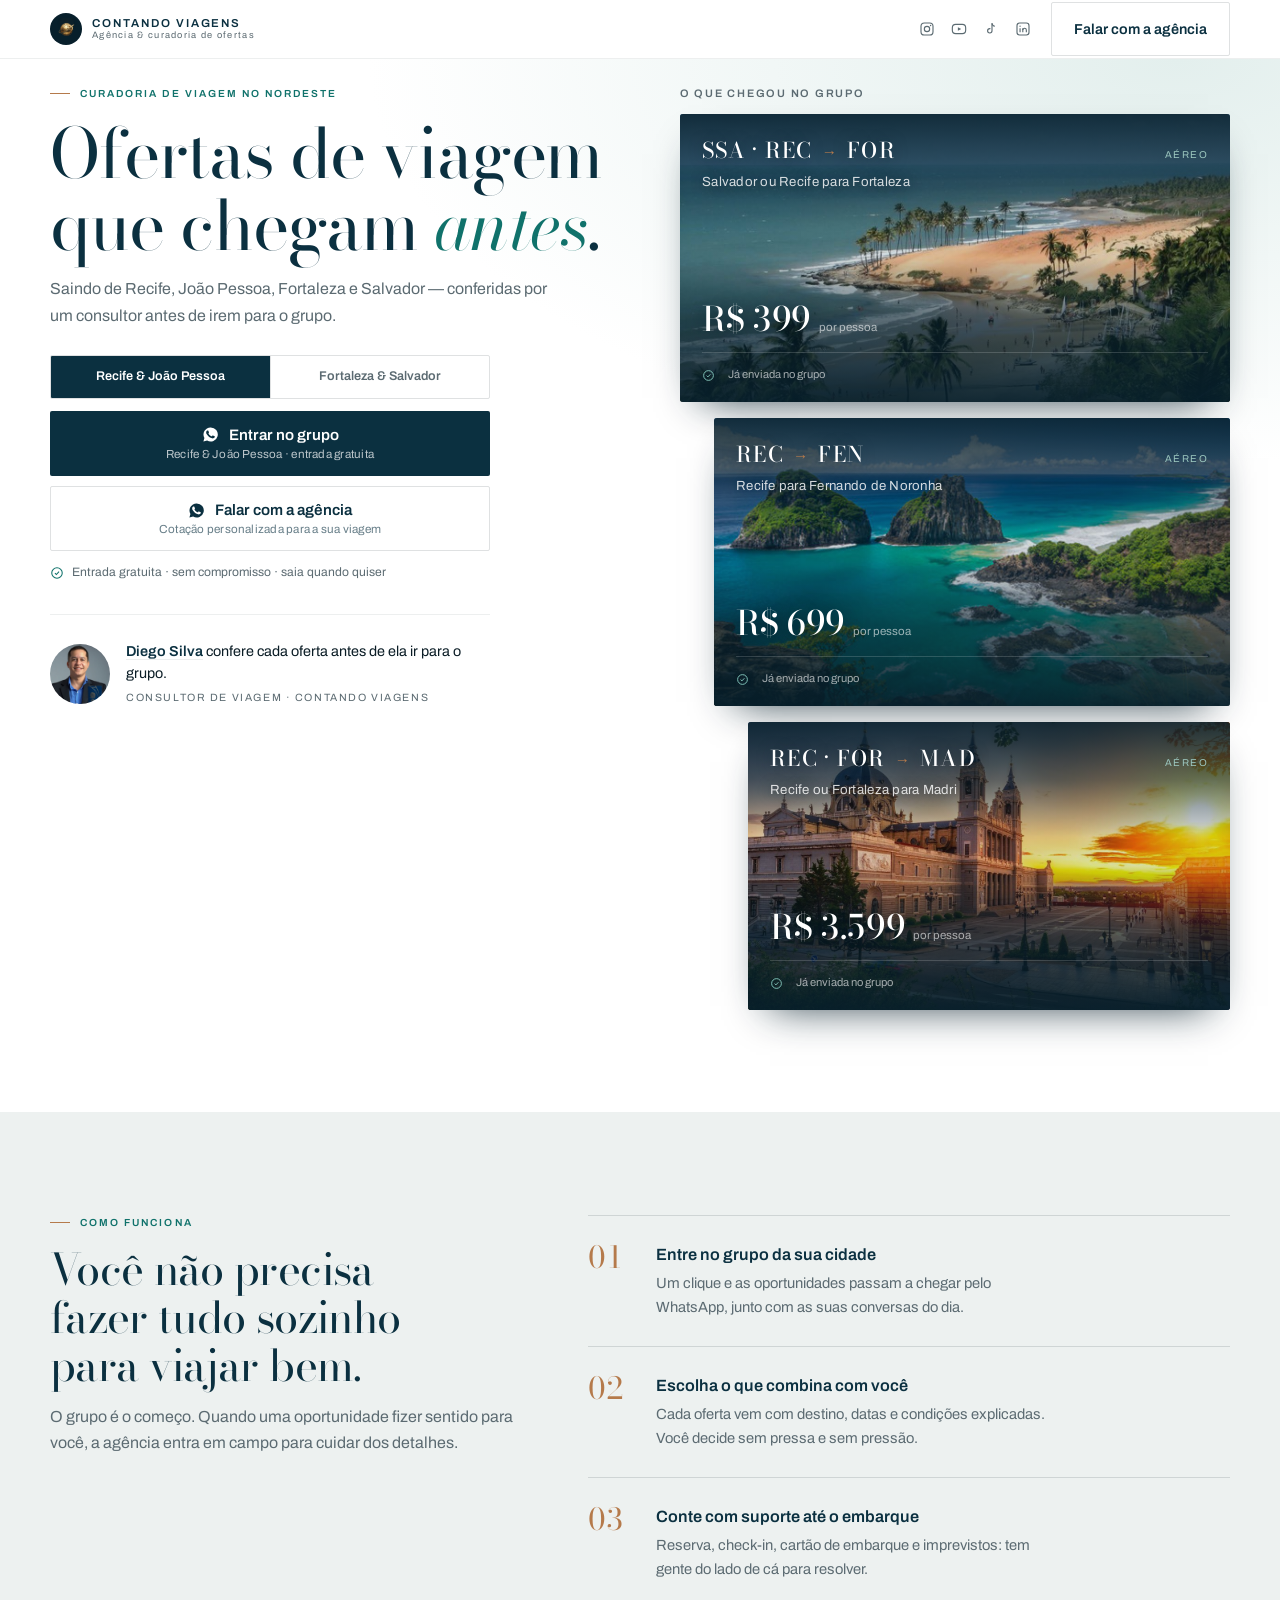
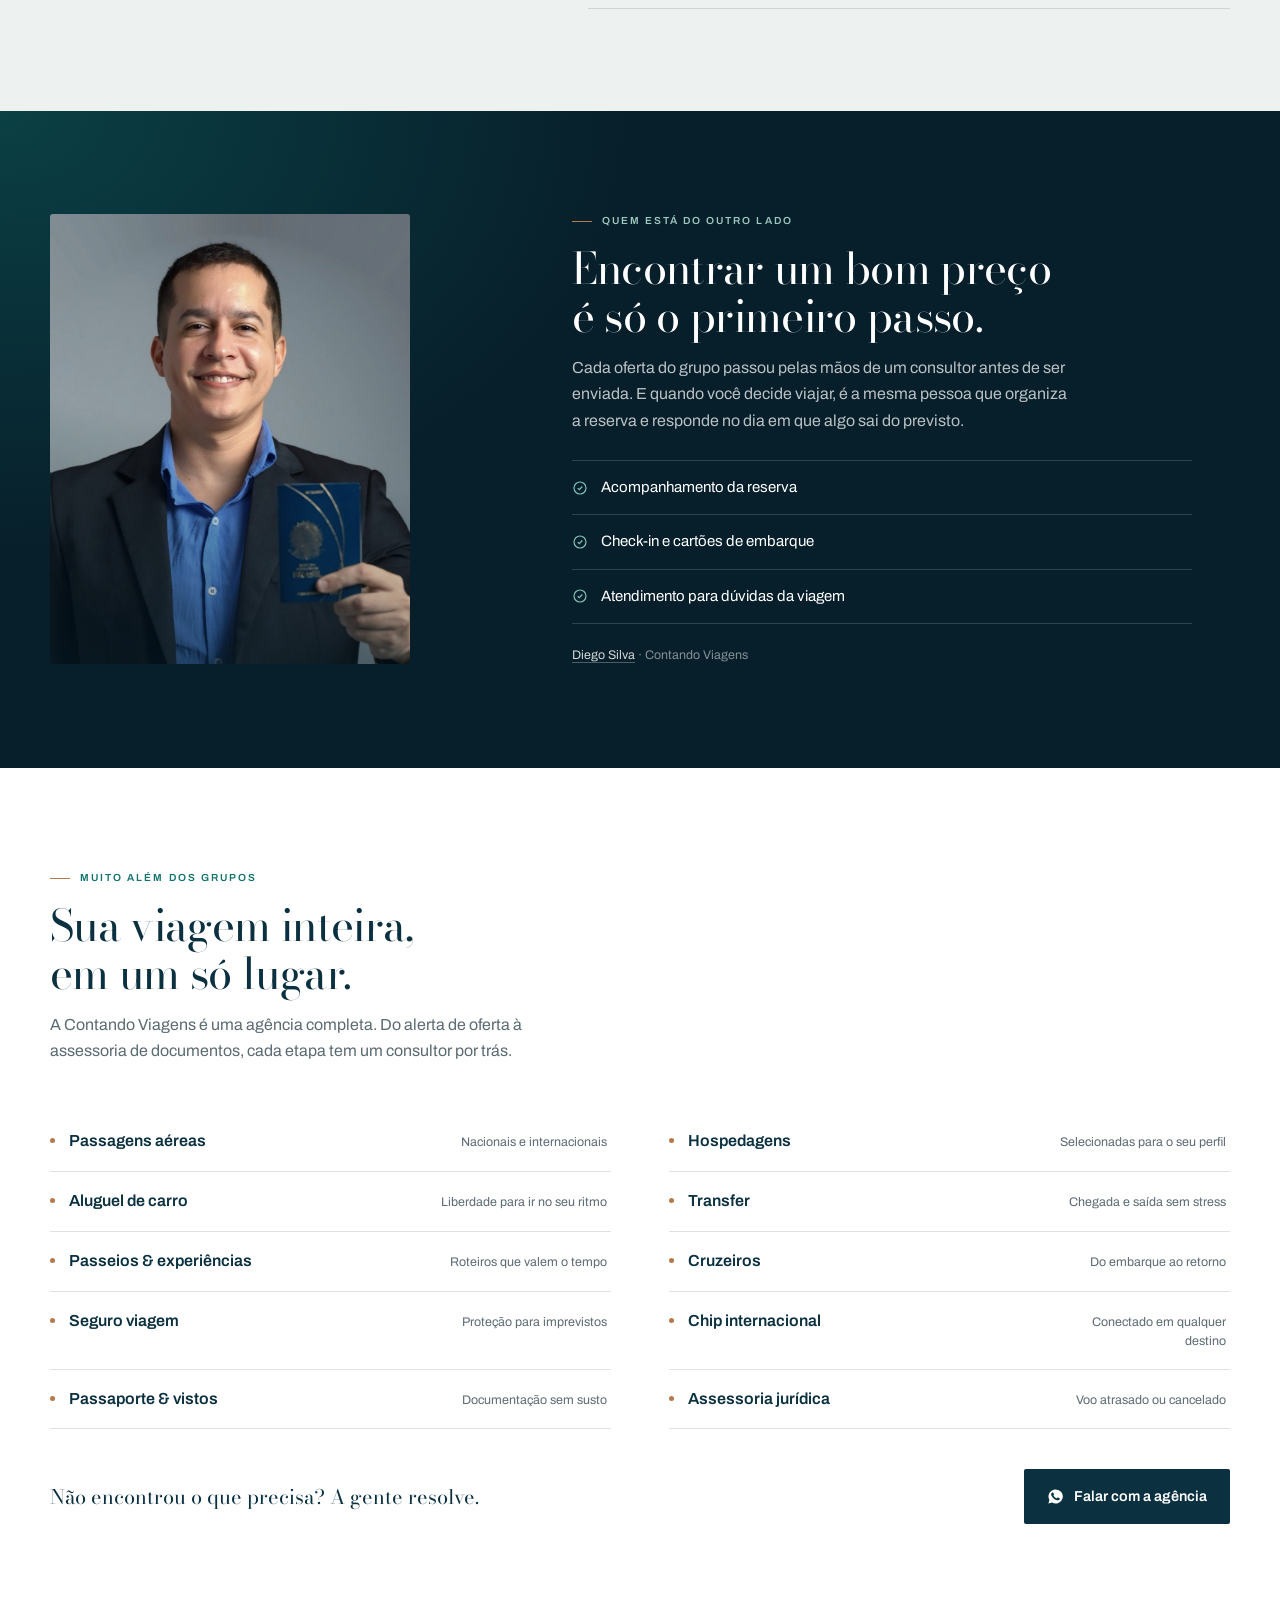
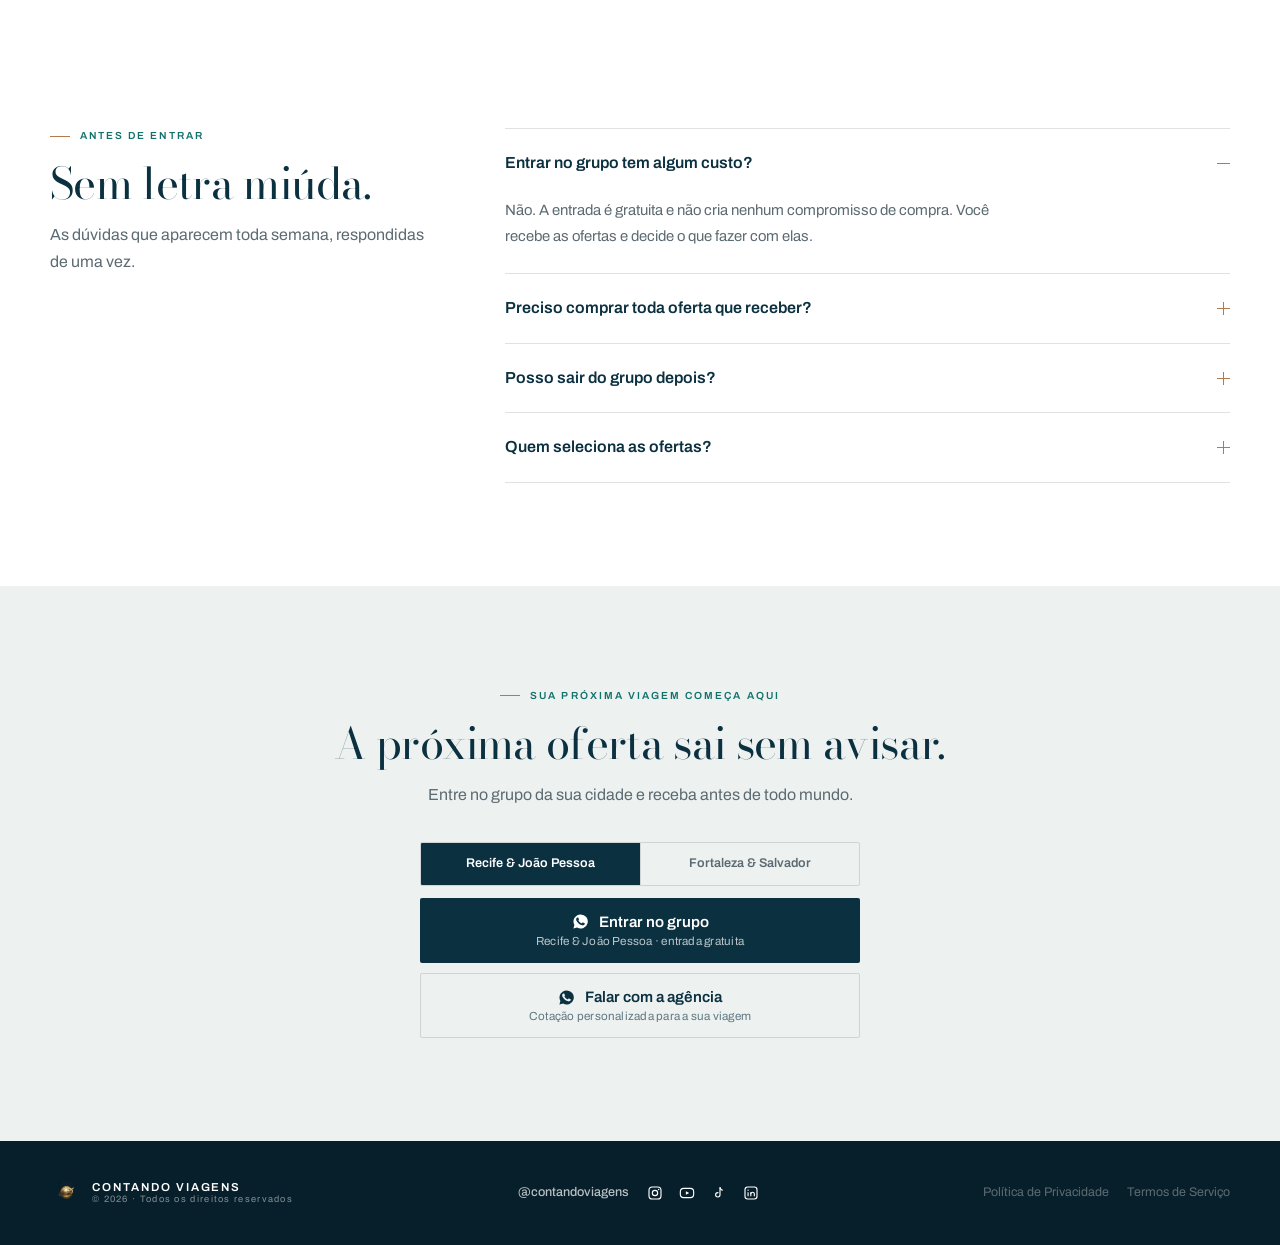
<file: index.html>
<!DOCTYPE html>
<html lang="pt-BR">
<head>
    <meta charset="UTF-8">
    <meta name="viewport" content="width=device-width, initial-scale=1.0">
    <meta name="theme-color" content="#0B3040">
    <title>Contando Viagens | Ofertas de viagem para Recife, João Pessoa, Fortaleza e Salvador</title>
    <meta name="description" content="Entre gratuitamente nos grupos de ofertas da Contando Viagens e receba oportunidades de passagens e pacotes saindo de Recife, João Pessoa, Fortaleza e Salvador.">
    <link rel="canonical" href="https://contandoviagens.com.br/">
    <link rel="icon" type="image/png" href="logo.png">
    <link rel="apple-touch-icon" href="logo.png">

    <meta property="og:type" content="website">
    <meta property="og:locale" content="pt_BR">
    <meta property="og:site_name" content="Contando Viagens">
    <meta property="og:url" content="https://contandoviagens.com.br/">
    <meta property="og:title" content="Ofertas de viagem que chegam antes no seu WhatsApp">
    <meta property="og:description" content="Alertas de passagens e pacotes saindo de Recife, João Pessoa, Fortaleza e Salvador, conferidos por um consultor antes de irem para o grupo.">
    <meta property="og:image" content="https://contandoviagens.com.br/noronha.jpg">
    <meta name="twitter:card" content="summary_large_image">

    <link rel="preconnect" href="https://fonts.googleapis.com">
    <link rel="preconnect" href="https://fonts.gstatic.com" crossorigin>
    <link rel="stylesheet" href="https://fonts.googleapis.com/css2?family=Archivo:wght@400;500;600;700&family=Bodoni+Moda:ital,opsz,wght@0,6..96,400..600;1,6..96,400..500&display=swap">
    <link rel="preload" as="image" href="fortaleza.jpg" fetchpriority="high">
    <link rel="stylesheet" href="style.css?v=7">

    <!-- Meta Pixel Code -->
    <script>
    !function(f,b,e,v,n,t,s)
    {if(f.fbq)return;n=f.fbq=function(){n.callMethod?
    n.callMethod.apply(n,arguments):n.queue.push(arguments)};
    if(!f._fbq)f._fbq=n;n.push=n;n.loaded=!0;n.version='2.0';
    n.queue=[];t=b.createElement(e);t.async=!0;
    t.src=v;s=b.getElementsByTagName(e)[0];
    s.parentNode.insertBefore(t,s)}(window, document,'script',
    'https://connect.facebook.net/en_US/fbevents.js');
    fbq('init', '3528178480663408');
    fbq('track', 'PageView');
    </script>
    <noscript><img height="1" width="1" style="display:none" alt="" src="https://www.facebook.com/tr?id=3528178480663408&ev=PageView&noscript=1"></noscript>
    <!-- End Meta Pixel Code -->
</head>
<body>
    <script>document.documentElement.classList.add("js");</script>
    <a class="skip-link" href="#conteudo">Pular para o conteúdo</a>
<header class="topbar" id="topo">
  <div class="wrap topbar-in">
    <a class="brand" href="#topo">
      <span class="brand-mark"><img src="logo.png" alt="" width="128" height="128" decoding="async"></span>
      <span class="brand-name">CONTANDO VIAGENS<span>Agência &amp; curadoria de ofertas</span></span>
    </a>
    <div class="topbar-right">
      <div class="social-links"><a class="ig" href="https://www.instagram.com/contandoviagenss/" target="_blank" rel="noopener noreferrer" aria-label="Instagram @contandoviagens"><svg viewBox="0 0 24 24" fill="none" stroke="currentColor" stroke-width="1.7"><rect x="3" y="3" width="18" height="18" rx="5"/><circle cx="12" cy="12" r="4"/><circle cx="17.4" cy="6.6" r="1.1" fill="currentColor" stroke="none"/></svg><span>@contandoviagens</span></a><a class="ig" href="https://www.youtube.com/@contandoviagenss" target="_blank" rel="noopener noreferrer" aria-label="YouTube @contandoviagens"><svg viewBox="0 0 24 24" fill="none" stroke="currentColor" stroke-width="1.7"><rect x="2" y="5" width="20" height="14" rx="5"/><path d="M10.3 9.2v5.6l5-2.8-5-2.8Z" fill="currentColor" stroke="none"/></svg><span>@contandoviagens</span></a><a class="ig" href="https://www.tiktok.com/@contandoviagens" target="_blank" rel="noopener noreferrer" aria-label="TikTok @contandoviagens"><svg viewBox="0 0 24 24" fill="none" stroke="currentColor" stroke-width="1.7"><path d="M13.5 3.5v11.2a3.3 3.3 0 1 1-3.3-3.3c.3 0 .6.03.9.1"/><path d="M13.5 3.5c.4 2.4 2 4 4.3 4.3"/></svg><span>@contandoviagens</span></a><a class="ig" href="https://www.linkedin.com/company/contandoviagens" target="_blank" rel="noopener noreferrer" aria-label="LinkedIn da Contando Viagens"><svg viewBox="0 0 24 24" fill="none" stroke="currentColor" stroke-width="1.7"><rect x="3" y="3" width="18" height="18" rx="4"/><circle cx="7.6" cy="7.7" r="1.05" fill="currentColor" stroke="none"/><path d="M7.6 10.9v6"/><path d="M11.7 16.9v-6"/><path d="M11.7 13.6a2.65 2.65 0 0 1 5.3 0v3.3"/></svg><span>@contandoviagens</span></a></div>
      <a class="btn btn-ghost btn-sm" href="https://wa.me/5581997869326?text=Ol%C3%A1%2C%20vim%20do%20site%20e%20gostaria%20de%20uma%20cota%C3%A7%C3%A3o%20para%20viajar" target="_blank" rel="noopener noreferrer" data-cta-location="topo-cotacao" data-cta-name="Cotação direta">Falar com a agência</a>
    </div>
  </div>
</header>

<main id="conteudo">
  <section class="hero">
    <div class="wrap hero-grid">
      <div class="hero-left">
      <div class="hero-copy rv">
        <p class="label">Curadoria de viagem no Nordeste</p>
        <h1 class="display">Ofertas de viagem que chegam <em>antes</em>.</h1>
        <p class="lede">Saindo de Recife, João Pessoa, Fortaleza e Salvador — conferidas por um consultor antes de irem para o grupo.</p>
      </div>

      <div class="hero-cta rv" style="--d:60ms">
          <div class="picker" role="group" aria-label="Escolha a sua cidade de saída">
            <button type="button" data-city="recjp" aria-pressed="true">Recife &amp; João Pessoa</button>
            <button type="button" data-city="forsal" aria-pressed="false">Fortaleza &amp; Salvador</button>
          </div>
          <a class="btn btn-solid btn-block btn-cta grupo-cta" id="cta" href="https://chat.whatsapp.com/E8IaWyrQtkeJks55UQvmTr?mode=gi_t" target="_blank" rel="noopener noreferrer" data-cta-location="hero-grupo" data-cta-name="Grupo de ofertas">
            <b><svg viewBox="0 0 24 24" fill="currentColor"><path d="M12 2a10 10 0 0 0-8.6 15L2 22l5.2-1.4A10 10 0 1 0 12 2Zm5.6 14.2c-.2.7-1.3 1.3-1.9 1.3-.5 0-1.1.2-3.6-.8-3-1.3-4.9-4.4-5-4.6-.2-.2-1.2-1.6-1.2-3s.7-2.1 1-2.4c.3-.3.6-.4.8-.4h.6c.2 0 .4 0 .6.5l.9 2.1c.1.2 0 .4-.1.6l-.4.5c-.1.2-.3.3-.1.6.2.3.8 1.4 1.8 2.3 1.3 1.1 2.3 1.5 2.6 1.6.2.1.4.1.6-.1l.8-1c.2-.2.4-.2.6-.1l2 1c.3.1.4.2.5.3v1Z"/></svg> Entrar no grupo</b>
            <small id="cta-sub">Recife &amp; João Pessoa · entrada gratuita</small>
          </a>
          <a class="btn btn-ghost btn-block btn-cta segundo" href="https://wa.me/5581997869326?text=Ol%C3%A1%2C%20vim%20do%20site%20e%20gostaria%20de%20uma%20cota%C3%A7%C3%A3o%20para%20viajar" target="_blank" rel="noopener noreferrer" data-cta-location="hero-cotacao" data-cta-name="Cotação direta">
            <b><svg viewBox="0 0 24 24" fill="currentColor"><path d="M12 2a10 10 0 0 0-8.6 15L2 22l5.2-1.4A10 10 0 1 0 12 2Zm5.6 14.2c-.2.7-1.3 1.3-1.9 1.3-.5 0-1.1.2-3.6-.8-3-1.3-4.9-4.4-5-4.6-.2-.2-1.2-1.6-1.2-3s.7-2.1 1-2.4c.3-.3.6-.4.8-.4h.6c.2 0 .4 0 .6.5l.9 2.1c.1.2 0 .4-.1.6l-.4.5c-.1.2-.3.3-.1.6.2.3.8 1.4 1.8 2.3 1.3 1.1 2.3 1.5 2.6 1.6.2.1.4.1.6-.1l.8-1c.2-.2.4-.2.6-.1l2 1c.3.1.4.2.5.3v1Z"/></svg> Falar com a agência</b>
            <small>Cotação personalizada para a sua viagem</small>
          </a>
          <p class="cta-note"><svg viewBox="0 0 24 24" fill="none" stroke="currentColor" stroke-width="1.8"><circle cx="12" cy="12" r="9"/><path d="m8.5 12.2 2.4 2.4 4.6-4.9"/></svg> Entrada gratuita · sem compromisso · saia quando quiser</p>
      </div>
      <aside class="hero-curador rv" style="--d:180ms">
        <img src="founder.jpg" alt="Diego Silva, consultor da Contando Viagens" width="128" height="128" decoding="async">
        <p><b><a href="https://www.linkedin.com/in/contandoviagens" target="_blank" rel="noopener noreferrer">Diego Silva</a></b> confere cada oferta antes de ela ir para o grupo.<span>Consultor de viagem · Contando Viagens</span></p>
      </aside>
      </div>

      <div class="deck rv" style="--d:120ms">
        <div class="deck-head">
          <p>O que chegou no grupo</p>
          <span id="rail-hint">deslize para ver mais</span>
        </div>
        <div class="rail" tabindex="0" aria-label="Ofertas recentes">

          <article class="fare">
            <span class="fare-photo" style="background-image:url(fortaleza.jpg)" aria-hidden="true"></span>
            <div class="fare-top">
              <p class="route">SSA · REC <i>&rarr;</i> FOR</p>
              <p class="fare-kind">Aéreo</p>
            </div>
            <p class="fare-city">Salvador ou Recife para Fortaleza</p>
            <p class="fare-price"><b>R$ 399</b> <small>por pessoa</small></p>
            <p class="fare-foot"><svg viewBox="0 0 24 24" fill="none" stroke="currentColor" stroke-width="1.8"><circle cx="12" cy="12" r="9"/><path d="m8.5 12.2 2.4 2.4 4.6-4.9"/></svg>Já enviada no grupo</p>
          </article>

          <article class="fare">
            <span class="fare-photo" style="background-image:url(noronha.jpg)" aria-hidden="true"></span>
            <div class="fare-top">
              <p class="route">REC <i>&rarr;</i> FEN</p>
              <p class="fare-kind">Aéreo</p>
            </div>
            <p class="fare-city">Recife para Fernando de Noronha</p>
            <p class="fare-price"><b>R$ 699</b> <small>por pessoa</small></p>
            <p class="fare-foot"><svg viewBox="0 0 24 24" fill="none" stroke="currentColor" stroke-width="1.8"><circle cx="12" cy="12" r="9"/><path d="m8.5 12.2 2.4 2.4 4.6-4.9"/></svg>Já enviada no grupo</p>
          </article>

          <article class="fare">
            <span class="fare-photo" style="background-image:url(madri.jpg)" aria-hidden="true"></span>
            <div class="fare-top">
              <p class="route">REC · FOR <i>&rarr;</i> MAD</p>
              <p class="fare-kind">Aéreo</p>
            </div>
            <p class="fare-city">Recife ou Fortaleza para Madri</p>
            <p class="fare-price"><b>R$ 3.599</b> <small>por pessoa</small></p>
            <p class="fare-foot"><svg viewBox="0 0 24 24" fill="none" stroke="currentColor" stroke-width="1.8"><circle cx="12" cy="12" r="9"/><path d="m8.5 12.2 2.4 2.4 4.6-4.9"/></svg>Já enviada no grupo</p>
          </article>

        </div>
      </div>
    </div>
  </section>

  <section class="section section-mist">
    <div class="wrap process">
      <div class="head rv">
        <p class="label">Como funciona</p>
        <h2 class="display">Você não precisa fazer tudo sozinho para viajar bem.</h2>
        <p class="lede">O grupo é o começo. Quando uma oportunidade fizer sentido para você, a agência entra em campo para cuidar dos detalhes.</p>
      </div>
      <ol class="steps">
        <li class="step rv"><span class="step-n">01</span><div><h3>Entre no grupo da sua cidade</h3><p>Um clique e as oportunidades passam a chegar pelo WhatsApp, junto com as suas conversas do dia.</p></div></li>
        <li class="step rv" style="--d:80ms"><span class="step-n">02</span><div><h3>Escolha o que combina com você</h3><p>Cada oferta vem com destino, datas e condições explicadas. Você decide sem pressa e sem pressão.</p></div></li>
        <li class="step rv" style="--d:160ms"><span class="step-n">03</span><div><h3>Conte com suporte até o embarque</h3><p>Reserva, check-in, cartão de embarque e imprevistos: tem gente do lado de cá para resolver.</p></div></li>
      </ol>
    </div>
  </section>

  <section class="section human">
    <div class="wrap human-in">
      <div class="human-photo rv">
        <img src="founder.jpg" alt="Diego Silva, consultor da Contando Viagens, segurando um passaporte" width="1200" height="1500" loading="lazy" decoding="async">
      </div>
      <div class="head rv" style="--d:90ms">
        <p class="label on-dark">Quem está do outro lado</p>
        <h2 class="display">Encontrar um bom preço é só o primeiro passo.</h2>
        <p class="lede">Cada oferta do grupo passou pelas mãos de um consultor antes de ser enviada. E quando você decide viajar, é a mesma pessoa que organiza a reserva e responde no dia em que algo sai do previsto.</p>
        <ul class="human-list">
          <li><svg viewBox="0 0 24 24" fill="none" stroke="currentColor" stroke-width="1.8"><circle cx="12" cy="12" r="9"/><path d="m8.5 12.2 2.4 2.4 4.6-4.9"/></svg> Acompanhamento da reserva</li>
          <li><svg viewBox="0 0 24 24" fill="none" stroke="currentColor" stroke-width="1.8"><circle cx="12" cy="12" r="9"/><path d="m8.5 12.2 2.4 2.4 4.6-4.9"/></svg> Check-in e cartões de embarque</li>
          <li><svg viewBox="0 0 24 24" fill="none" stroke="currentColor" stroke-width="1.8"><circle cx="12" cy="12" r="9"/><path d="m8.5 12.2 2.4 2.4 4.6-4.9"/></svg> Atendimento para dúvidas da viagem</li>
        </ul>
        <p class="human-sign"><a href="https://www.linkedin.com/in/contandoviagens" target="_blank" rel="noopener noreferrer">Diego Silva</a> · Contando Viagens</p>
      </div>
    </div>
  </section>

  <section class="section">
    <div class="wrap">
      <div class="head rv">
        <p class="label">Muito além dos grupos</p>
        <h2 class="display">Sua viagem inteira, em um só lugar.</h2>
        <p class="lede">A Contando Viagens é uma agência completa. Do alerta de oferta à assessoria de documentos, cada etapa tem um consultor por trás.</p>
      </div>
      <div class="index">
        <a class="svc rv" href="https://wa.me/5581997869326?text=Ol%C3%A1%2C%20vim%20do%20site%20e%20gostaria%20de%20uma%20cota%C3%A7%C3%A3o%20para%20viajar" target="_blank" rel="noopener noreferrer" data-cta-location="agencia-servico" data-cta-name="Cotação direta"><span class="svc-dot"></span><span class="svc-name">Passagens aéreas</span><span class="svc-desc">Nacionais e internacionais</span></a>
        <a class="svc rv" href="https://wa.me/5581997869326?text=Ol%C3%A1%2C%20vim%20do%20site%20e%20gostaria%20de%20uma%20cota%C3%A7%C3%A3o%20para%20viajar" target="_blank" rel="noopener noreferrer" data-cta-location="agencia-servico" data-cta-name="Cotação direta"><span class="svc-dot"></span><span class="svc-name">Hospedagens</span><span class="svc-desc">Selecionadas para o seu perfil</span></a>
        <a class="svc rv" href="https://wa.me/5581997869326?text=Ol%C3%A1%2C%20vim%20do%20site%20e%20gostaria%20de%20uma%20cota%C3%A7%C3%A3o%20para%20viajar" target="_blank" rel="noopener noreferrer" data-cta-location="agencia-servico" data-cta-name="Cotação direta"><span class="svc-dot"></span><span class="svc-name">Aluguel de carro</span><span class="svc-desc">Liberdade para ir no seu ritmo</span></a>
        <a class="svc rv" href="https://wa.me/5581997869326?text=Ol%C3%A1%2C%20vim%20do%20site%20e%20gostaria%20de%20uma%20cota%C3%A7%C3%A3o%20para%20viajar" target="_blank" rel="noopener noreferrer" data-cta-location="agencia-servico" data-cta-name="Cotação direta"><span class="svc-dot"></span><span class="svc-name">Transfer</span><span class="svc-desc">Chegada e saída sem stress</span></a>
        <a class="svc rv" href="https://wa.me/5581997869326?text=Ol%C3%A1%2C%20vim%20do%20site%20e%20gostaria%20de%20uma%20cota%C3%A7%C3%A3o%20para%20viajar" target="_blank" rel="noopener noreferrer" data-cta-location="agencia-servico" data-cta-name="Cotação direta"><span class="svc-dot"></span><span class="svc-name">Passeios &amp; experiências</span><span class="svc-desc">Roteiros que valem o tempo</span></a>
        <a class="svc rv" href="https://wa.me/5581997869326?text=Ol%C3%A1%2C%20vim%20do%20site%20e%20gostaria%20de%20uma%20cota%C3%A7%C3%A3o%20para%20viajar" target="_blank" rel="noopener noreferrer" data-cta-location="agencia-servico" data-cta-name="Cotação direta"><span class="svc-dot"></span><span class="svc-name">Cruzeiros</span><span class="svc-desc">Do embarque ao retorno</span></a>
        <a class="svc rv" href="https://wa.me/5581997869326?text=Ol%C3%A1%2C%20vim%20do%20site%20e%20gostaria%20de%20uma%20cota%C3%A7%C3%A3o%20para%20viajar" target="_blank" rel="noopener noreferrer" data-cta-location="agencia-servico" data-cta-name="Cotação direta"><span class="svc-dot"></span><span class="svc-name">Seguro viagem</span><span class="svc-desc">Proteção para imprevistos</span></a>
        <a class="svc rv" href="https://wa.me/5581997869326?text=Ol%C3%A1%2C%20vim%20do%20site%20e%20gostaria%20de%20uma%20cota%C3%A7%C3%A3o%20para%20viajar" target="_blank" rel="noopener noreferrer" data-cta-location="agencia-servico" data-cta-name="Cotação direta"><span class="svc-dot"></span><span class="svc-name">Chip internacional</span><span class="svc-desc">Conectado em qualquer destino</span></a>
        <a class="svc rv" href="https://wa.me/5581997869326?text=Ol%C3%A1%2C%20vim%20do%20site%20e%20gostaria%20de%20uma%20cota%C3%A7%C3%A3o%20para%20viajar" target="_blank" rel="noopener noreferrer" data-cta-location="agencia-servico" data-cta-name="Cotação direta"><span class="svc-dot"></span><span class="svc-name">Passaporte &amp; vistos</span><span class="svc-desc">Documentação sem susto</span></a>
        <a class="svc rv" href="https://wa.me/5581997869326?text=Ol%C3%A1%2C%20vim%20do%20site%20e%20gostaria%20de%20uma%20cota%C3%A7%C3%A3o%20para%20viajar" target="_blank" rel="noopener noreferrer" data-cta-location="agencia-servico" data-cta-name="Cotação direta"><span class="svc-dot"></span><span class="svc-name">Assessoria jurídica</span><span class="svc-desc">Voo atrasado ou cancelado</span></a>
      </div>
      <div class="index-foot rv">
        <p>Não encontrou o que precisa? A gente resolve.</p>
        <a class="btn btn-solid" href="https://wa.me/5581997869326?text=Ol%C3%A1%2C%20vim%20do%20site%20e%20gostaria%20de%20uma%20cota%C3%A7%C3%A3o%20para%20viajar" target="_blank" rel="noopener noreferrer" data-cta-location="agencia-cotacao" data-cta-name="Cotação direta"><svg viewBox="0 0 24 24" fill="currentColor"><path d="M12 2a10 10 0 0 0-8.6 15L2 22l5.2-1.4A10 10 0 1 0 12 2Zm5.6 14.2c-.2.7-1.3 1.3-1.9 1.3-.5 0-1.1.2-3.6-.8-3-1.3-4.9-4.4-5-4.6-.2-.2-1.2-1.6-1.2-3s.7-2.1 1-2.4c.3-.3.6-.4.8-.4h.6c.2 0 .4 0 .6.5l.9 2.1c.1.2 0 .4-.1.6l-.4.5c-.1.2-.3.3-.1.6.2.3.8 1.4 1.8 2.3 1.3 1.1 2.3 1.5 2.6 1.6.2.1.4.1.6-.1l.8-1c.2-.2.4-.2.6-.1l2 1c.3.1.4.2.5.3v1Z"/></svg> Falar com a agência</a>
      </div>
    </div>
  </section>

  <section class="section">
    <div class="wrap faq">
      <div class="head rv">
        <p class="label">Antes de entrar</p>
        <h2 class="display">Sem letra miúda.</h2>
        <p class="lede">As dúvidas que aparecem toda semana, respondidas de uma vez.</p>
      </div>
      <div class="faq-list rv" style="--d:80ms">
        <details open><summary>Entrar no grupo tem algum custo?<span class="faq-sign"></span></summary><p>Não. A entrada é gratuita e não cria nenhum compromisso de compra. Você recebe as ofertas e decide o que fazer com elas.</p></details>
        <details><summary>Preciso comprar toda oferta que receber?<span class="faq-sign"></span></summary><p>Não. As oportunidades chegam para você avaliar. Compra só quem quiser, quando fizer sentido.</p></details>
        <details><summary>Posso sair do grupo depois?<span class="faq-sign"></span></summary><p>Sim, a qualquer momento, direto pelo WhatsApp. Sem fidelidade e sem precisar avisar ninguém.</p></details>
        <details><summary>Quem seleciona as ofertas?<span class="faq-sign"></span></summary><p>Um consultor da Contando Viagens. Cada oferta é conferida antes de ir para o grupo — por isso chega menos coisa e mais coisa boa.</p></details>
      </div>
    </div>
  </section>

  <section class="section final">
    <div class="wrap">
      <div class="head centered rv">
        <p class="label centered">Sua próxima viagem começa aqui</p>
        <h2 class="display">A próxima oferta sai sem avisar.</h2>
        <p class="lede">Entre no grupo da sua cidade e receba antes de todo mundo.</p>
      </div>
      <div class="hero-cta rv" style="--d:80ms">
        <div class="picker" role="group" aria-label="Escolha a sua cidade de saída">
          <button type="button" data-city="recjp" aria-pressed="true">Recife &amp; João Pessoa</button>
          <button type="button" data-city="forsal" aria-pressed="false">Fortaleza &amp; Salvador</button>
        </div>
        <a class="btn btn-solid btn-block btn-cta grupo-cta" href="https://chat.whatsapp.com/E8IaWyrQtkeJks55UQvmTr?mode=gi_t" target="_blank" rel="noopener noreferrer" data-cta-location="final-grupo" data-cta-name="Grupo de ofertas">
          <b><svg viewBox="0 0 24 24" fill="currentColor"><path d="M12 2a10 10 0 0 0-8.6 15L2 22l5.2-1.4A10 10 0 1 0 12 2Zm5.6 14.2c-.2.7-1.3 1.3-1.9 1.3-.5 0-1.1.2-3.6-.8-3-1.3-4.9-4.4-5-4.6-.2-.2-1.2-1.6-1.2-3s.7-2.1 1-2.4c.3-.3.6-.4.8-.4h.6c.2 0 .4 0 .6.5l.9 2.1c.1.2 0 .4-.1.6l-.4.5c-.1.2-.3.3-.1.6.2.3.8 1.4 1.8 2.3 1.3 1.1 2.3 1.5 2.6 1.6.2.1.4.1.6-.1l.8-1c.2-.2.4-.2.6-.1l2 1c.3.1.4.2.5.3v1Z"/></svg> Entrar no grupo</b>
          <small>Recife &amp; João Pessoa · entrada gratuita</small>
        </a>
        <a class="btn btn-ghost btn-block btn-cta segundo" href="https://wa.me/5581997869326?text=Ol%C3%A1%2C%20vim%20do%20site%20e%20gostaria%20de%20uma%20cota%C3%A7%C3%A3o%20para%20viajar" target="_blank" rel="noopener noreferrer" data-cta-location="final-cotacao" data-cta-name="Cotação direta">
          <b><svg viewBox="0 0 24 24" fill="currentColor"><path d="M12 2a10 10 0 0 0-8.6 15L2 22l5.2-1.4A10 10 0 1 0 12 2Zm5.6 14.2c-.2.7-1.3 1.3-1.9 1.3-.5 0-1.1.2-3.6-.8-3-1.3-4.9-4.4-5-4.6-.2-.2-1.2-1.6-1.2-3s.7-2.1 1-2.4c.3-.3.6-.4.8-.4h.6c.2 0 .4 0 .6.5l.9 2.1c.1.2 0 .4-.1.6l-.4.5c-.1.2-.3.3-.1.6.2.3.8 1.4 1.8 2.3 1.3 1.1 2.3 1.5 2.6 1.6.2.1.4.1.6-.1l.8-1c.2-.2.4-.2.6-.1l2 1c.3.1.4.2.5.3v1Z"/></svg> Falar com a agência</b>
          <small>Cotação personalizada para a sua viagem</small>
        </a>
      </div>
    </div>
  </section>
</main>

<footer class="foot">
  <div class="wrap foot-in">
    <a class="brand" href="#topo">
      <span class="brand-mark"><img src="logo.png" alt="" width="128" height="128" decoding="async"></span>
      <span class="brand-name">CONTANDO VIAGENS<span>© 2026 · Todos os direitos reservados</span></span>
    </a>
    <div class="social-links"><span class="social-handle">@contandoviagens</span><a class="ig" href="https://www.instagram.com/contandoviagenss/" target="_blank" rel="noopener noreferrer" aria-label="Instagram @contandoviagens"><svg viewBox="0 0 24 24" fill="none" stroke="currentColor" stroke-width="1.7"><rect x="3" y="3" width="18" height="18" rx="5"/><circle cx="12" cy="12" r="4"/><circle cx="17.4" cy="6.6" r="1.1" fill="currentColor" stroke="none"/></svg><span>@contandoviagens</span></a><a class="ig" href="https://www.youtube.com/@contandoviagenss" target="_blank" rel="noopener noreferrer" aria-label="YouTube @contandoviagens"><svg viewBox="0 0 24 24" fill="none" stroke="currentColor" stroke-width="1.7"><rect x="2" y="5" width="20" height="14" rx="5"/><path d="M10.3 9.2v5.6l5-2.8-5-2.8Z" fill="currentColor" stroke="none"/></svg><span>@contandoviagens</span></a><a class="ig" href="https://www.tiktok.com/@contandoviagens" target="_blank" rel="noopener noreferrer" aria-label="TikTok @contandoviagens"><svg viewBox="0 0 24 24" fill="none" stroke="currentColor" stroke-width="1.7"><path d="M13.5 3.5v11.2a3.3 3.3 0 1 1-3.3-3.3c.3 0 .6.03.9.1"/><path d="M13.5 3.5c.4 2.4 2 4 4.3 4.3"/></svg><span>@contandoviagens</span></a><a class="ig" href="https://www.linkedin.com/company/contandoviagens" target="_blank" rel="noopener noreferrer" aria-label="LinkedIn da Contando Viagens"><svg viewBox="0 0 24 24" fill="none" stroke="currentColor" stroke-width="1.7"><rect x="3" y="3" width="18" height="18" rx="4"/><circle cx="7.6" cy="7.7" r="1.05" fill="currentColor" stroke="none"/><path d="M7.6 10.9v6"/><path d="M11.7 16.9v-6"/><path d="M11.7 13.6a2.65 2.65 0 0 1 5.3 0v3.3"/></svg><span>@contandoviagens</span></a></div>
      <nav class="foot-legal"><a href="/privacidade/">Política de Privacidade</a><a href="/termos/">Termos de Serviço</a></nav>
  </div>
</footer>

<div class="mbar">
  <a class="btn btn-ghost mbar-quote" href="https://wa.me/5581997869326?text=Ol%C3%A1%2C%20vim%20do%20site%20e%20gostaria%20de%20uma%20cota%C3%A7%C3%A3o%20para%20viajar" target="_blank" rel="noopener noreferrer" data-cta-location="barra-cotacao" data-cta-name="Cotação direta" aria-label="Falar com a agência">
    <svg viewBox="0 0 24 24" fill="currentColor"><path d="M12 2a10 10 0 0 0-8.6 15L2 22l5.2-1.4A10 10 0 1 0 12 2Zm5.6 14.2c-.2.7-1.3 1.3-1.9 1.3-.5 0-1.1.2-3.6-.8-3-1.3-4.9-4.4-5-4.6-.2-.2-1.2-1.6-1.2-3s.7-2.1 1-2.4c.3-.3.6-.4.8-.4h.6c.2 0 .4 0 .6.5l.9 2.1c.1.2 0 .4-.1.6l-.4.5c-.1.2-.3.3-.1.6.2.3.8 1.4 1.8 2.3 1.3 1.1 2.3 1.5 2.6 1.6.2.1.4.1.6-.1l.8-1c.2-.2.4-.2.6-.1l2 1c.3.1.4.2.5.3v1Z"/></svg> Cotação
  </a>
  <a class="btn btn-solid btn-cta grupo-cta" id="mcta" href="https://chat.whatsapp.com/E8IaWyrQtkeJks55UQvmTr?mode=gi_t" target="_blank" rel="noopener noreferrer" data-cta-location="barra-grupo" data-cta-name="Grupo de ofertas">
    <b><svg viewBox="0 0 24 24" fill="currentColor"><path d="M12 2a10 10 0 0 0-8.6 15L2 22l5.2-1.4A10 10 0 1 0 12 2Zm5.6 14.2c-.2.7-1.3 1.3-1.9 1.3-.5 0-1.1.2-3.6-.8-3-1.3-4.9-4.4-5-4.6-.2-.2-1.2-1.6-1.2-3s.7-2.1 1-2.4c.3-.3.6-.4.8-.4h.6c.2 0 .4 0 .6.5l.9 2.1c.1.2 0 .4-.1.6l-.4.5c-.1.2-.3.3-.1.6.2.3.8 1.4 1.8 2.3 1.3 1.1 2.3 1.5 2.6 1.6.2.1.4.1.6-.1l.8-1c.2-.2.4-.2.6-.1l2 1c.3.1.4.2.5.3v1Z"/></svg> Entrar no grupo</b>
    <small id="mcta-sub">Recife &amp; João Pessoa · gratuito</small>
  </a>
</div>

<script src="script.js?v=3"></script>
</body>
</html>
</file>
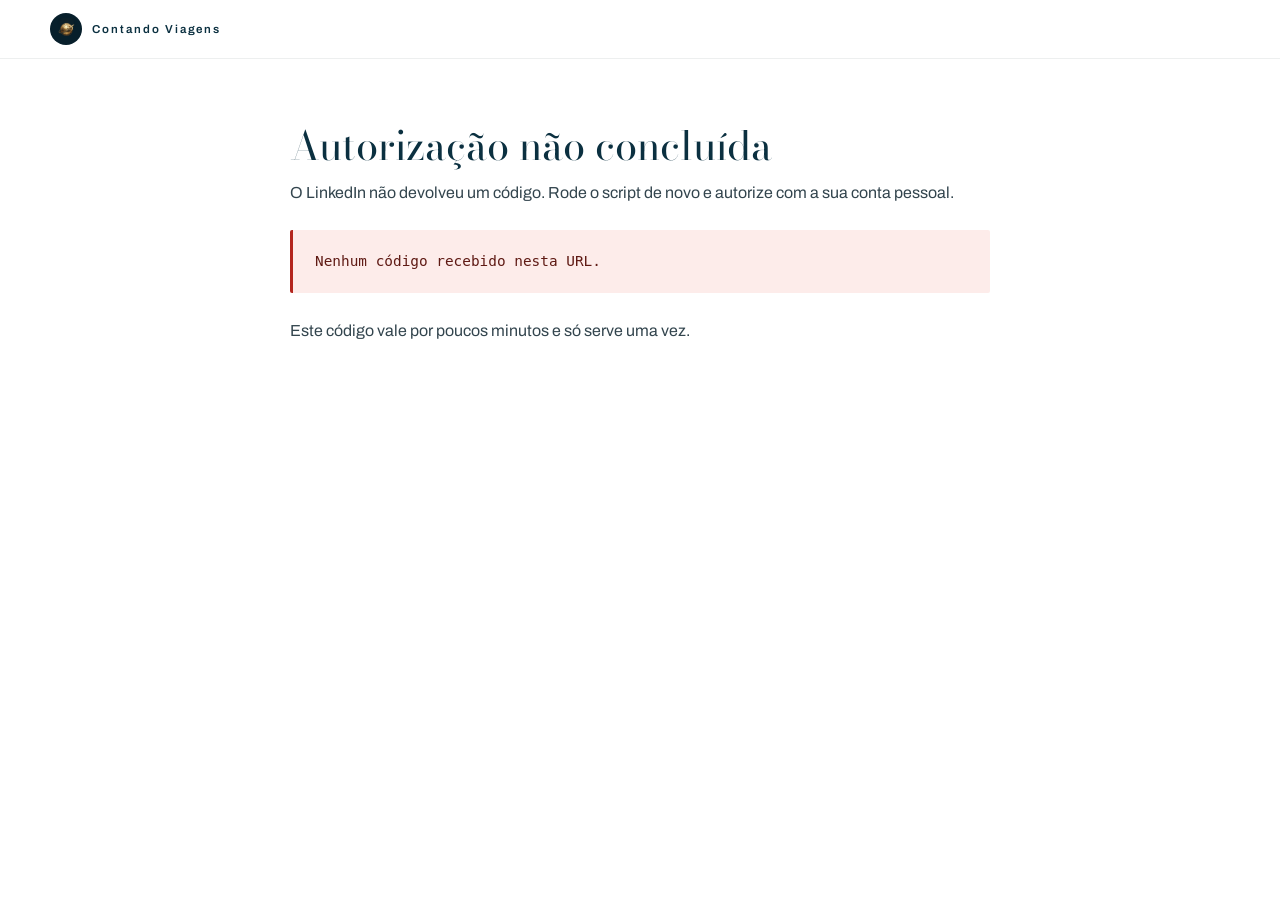
<file: linkedin-callback/index.html>
<!DOCTYPE html>
<html lang="pt-BR">
<head>
<meta charset="UTF-8">
<meta name="viewport" content="width=device-width, initial-scale=1.0">
<meta name="theme-color" content="#0B3040">
<title>Autorização LinkedIn | Contando Viagens</title>
<meta name="robots" content="noindex,nofollow">
<link rel="icon" type="image/png" href="../logo.png">
<link rel="preconnect" href="https://fonts.googleapis.com">
<link rel="preconnect" href="https://fonts.gstatic.com" crossorigin>
<link rel="stylesheet" href="https://fonts.googleapis.com/css2?family=Archivo:wght@400;500;600;700&family=Bodoni+Moda:ital,opsz,wght@0,6..96,400..600&display=swap">
<link rel="stylesheet" href="../style.css?v=3">
<style>
.doc{width:min(700px,calc(100% - 40px));margin:0 auto;padding:64px 0 96px}
.doc h1{font-family:var(--serif);font-weight:400;font-size:clamp(1.8rem,4vw,2.5rem);line-height:1.15;color:var(--petrol);margin:0 0 10px}
.doc p{color:#33454E;font-size:1rem;line-height:1.7;margin:0 0 14px}
.code{background:var(--teal-soft);border-left:3px solid var(--teal);padding:20px 22px;margin:24px 0;border-radius:2px;
      font-family:ui-monospace,SFMono-Regular,Menlo,monospace;font-size:.9rem;word-break:break-all;color:#0B3040}
button{font-family:inherit;font-size:.95rem;font-weight:600;color:#fff;background:var(--petrol);
       border:0;border-radius:999px;padding:13px 26px;cursor:pointer}
button:hover{opacity:.9}
.err{border-left-color:#B3261E;background:#FDECEA;color:#5F1A14}
.hint{color:var(--muted);font-size:.85rem}
</style>
</head>
<body>

<header class="topbar">
  <div class="wrap topbar-in">
    <a class="brand" href="/">
      <span class="brand-mark"><img src="../logo.png" alt="" width="128" height="128"></span>
      <span class="brand-name">Contando Viagens</span>
    </a>
  </div>
</header>

<main class="doc">
  <h1 id="ttl">Autorização concluída</h1>
  <p id="sub">Copie o código abaixo e cole no terminal, na pergunta do script <code>autorizar-linkedin.py</code>.</p>
  <div class="code" id="box">carregando…</div>
  <button id="btn" type="button">Copiar código</button>
  <p class="hint" id="hint">Este código vale por poucos minutos e só serve uma vez.</p>
</main>

<script>
(function () {
  var q = new URLSearchParams(location.search);
  var code = q.get('code');
  var err = q.get('error') || q.get('error_description');
  var box = document.getElementById('box');
  var btn = document.getElementById('btn');

  if (!code) {
    document.getElementById('ttl').textContent = 'Autorização não concluída';
    document.getElementById('sub').textContent = 'O LinkedIn não devolveu um código. Rode o script de novo e autorize com a sua conta pessoal.';
    box.className = 'code err';
    box.textContent = err || 'Nenhum código recebido nesta URL.';
    btn.style.display = 'none';
    return;
  }

  box.textContent = decodeURIComponent(code);
  btn.addEventListener('click', function () {
    navigator.clipboard.writeText(decodeURIComponent(code)).then(function () {
      btn.textContent = 'Copiado';
    }, function () {
      var r = document.createRange(); r.selectNodeContents(box);
      var s = getSelection(); s.removeAllRanges(); s.addRange(r);
      btn.textContent = 'Selecionado — use Cmd+C';
    });
  });
})();
</script>

</body>
</html>
</file>
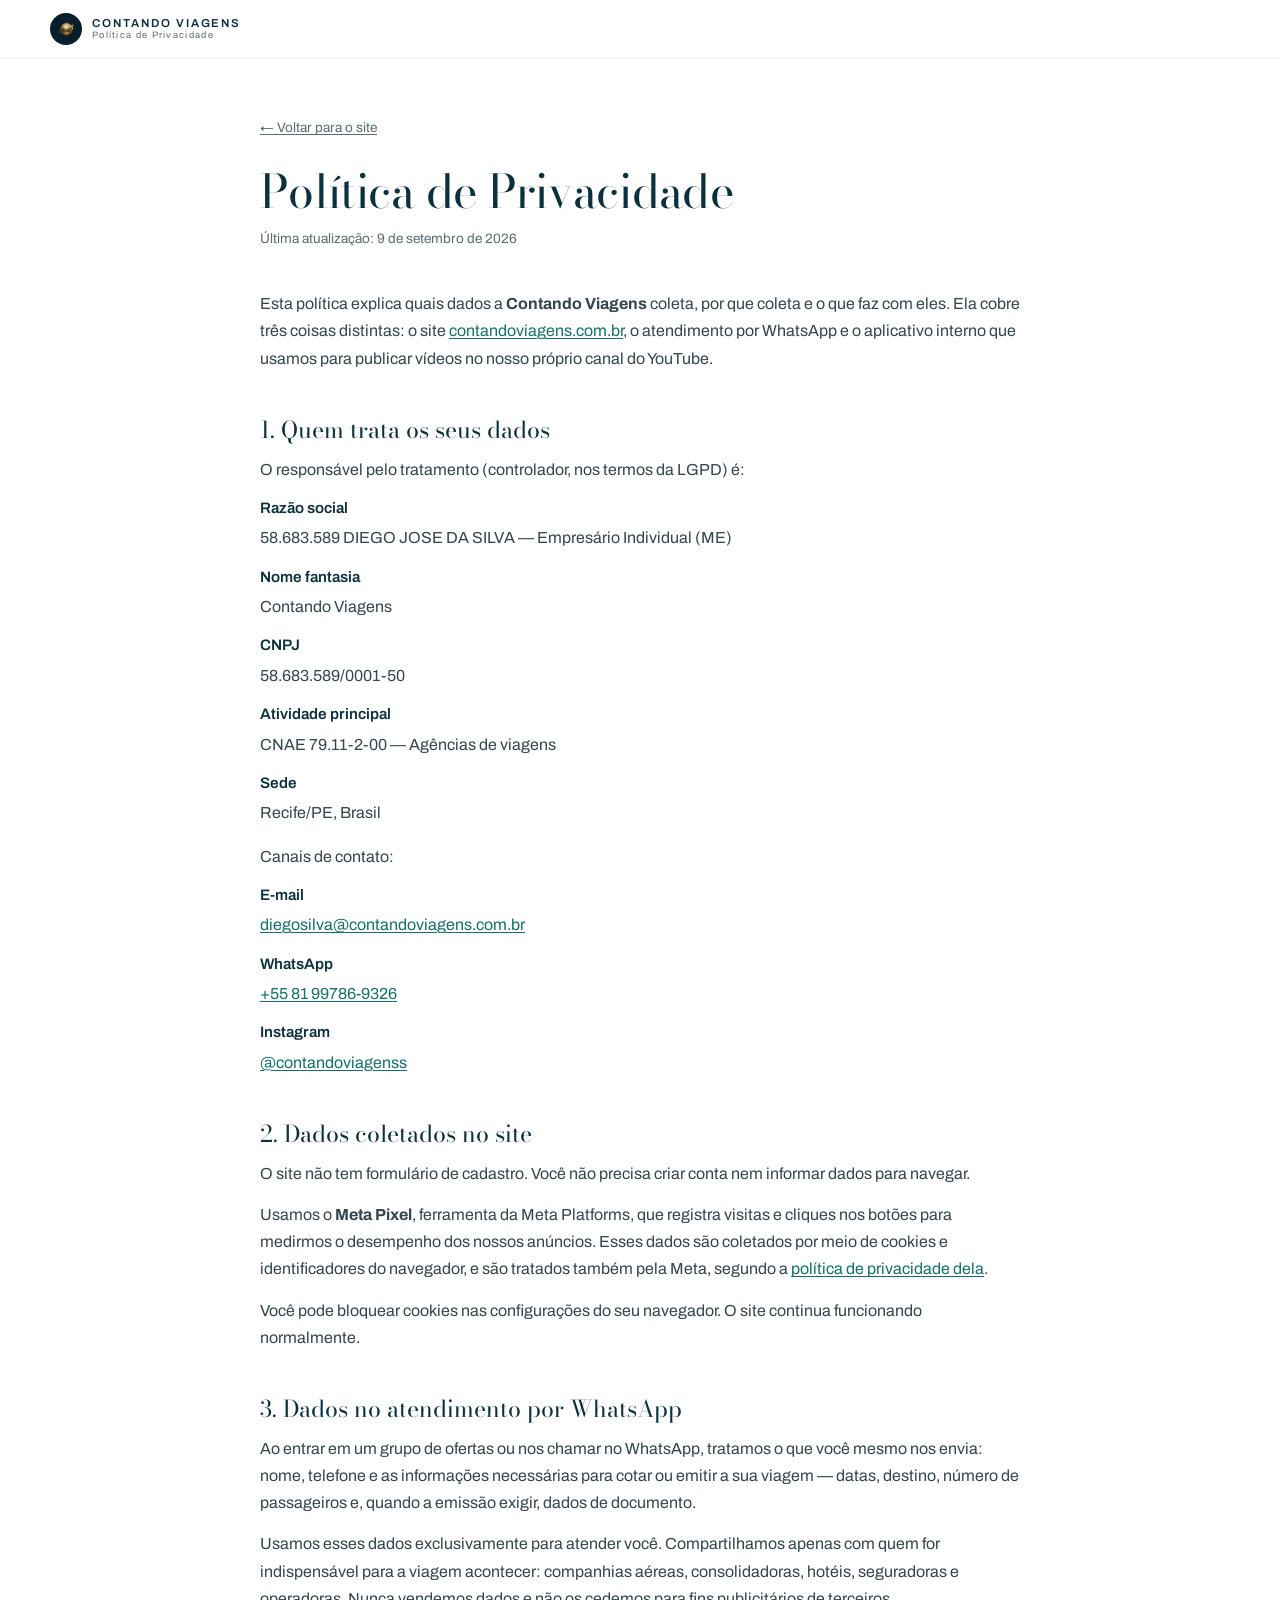
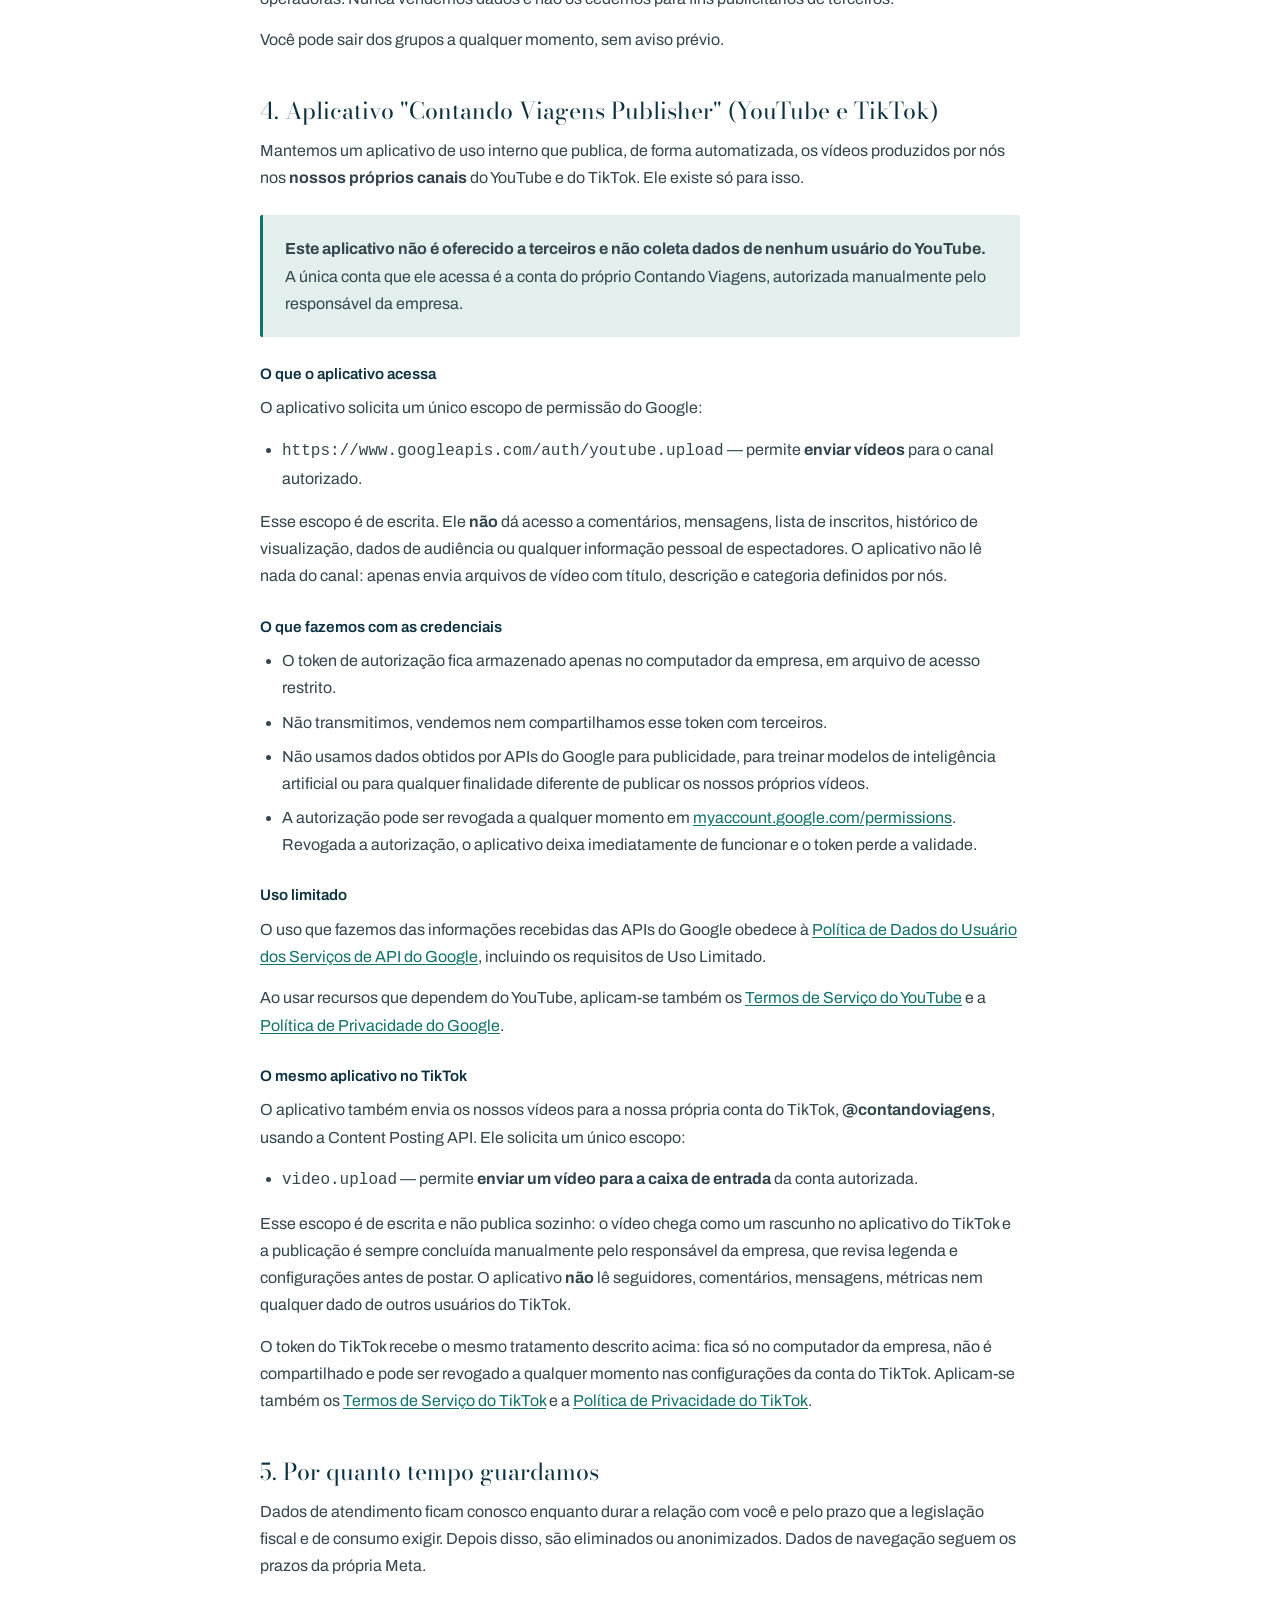
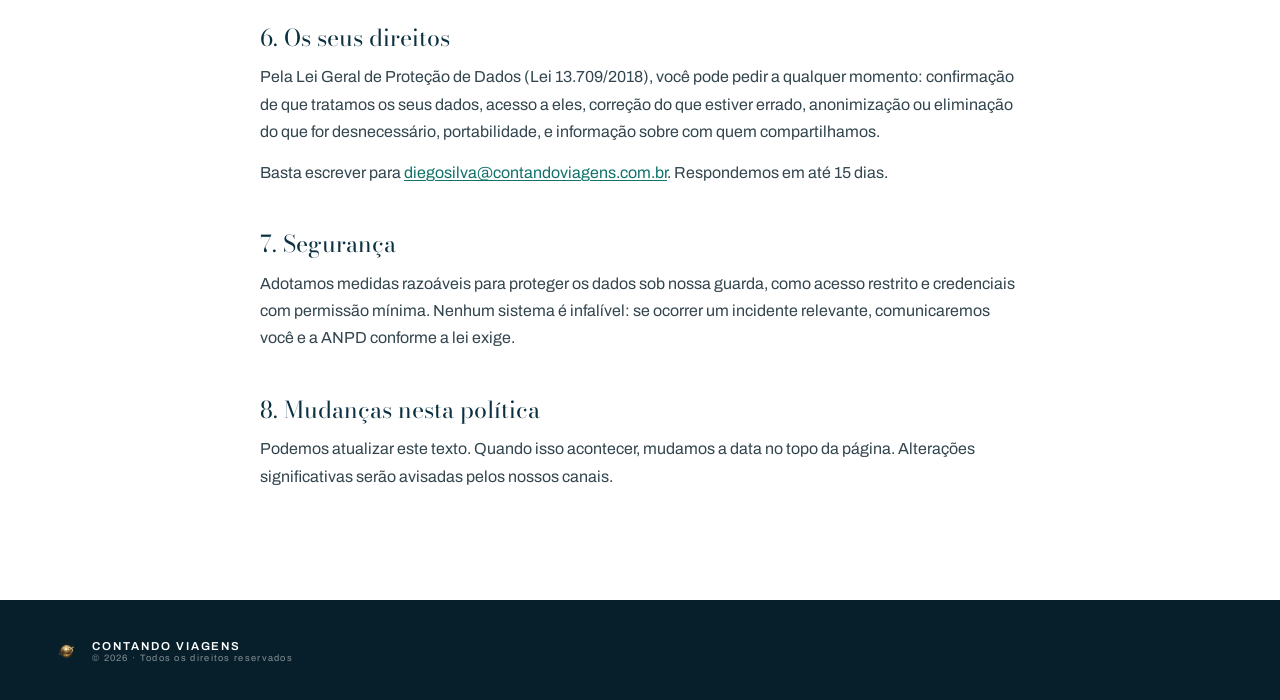
<file: privacidade/index.html>
<!DOCTYPE html>
<html lang="pt-BR">
<head>
<meta charset="UTF-8">
<meta name="viewport" content="width=device-width, initial-scale=1.0">
<meta name="theme-color" content="#0B3040">
<title>Política de Privacidade | Contando Viagens</title>
<meta name="description" content="Como a Contando Viagens trata dados pessoais no site, no atendimento por WhatsApp e no aplicativo interno que publica vídeos no YouTube e no TikTok.">
<link rel="canonical" href="https://contandoviagens.com.br/privacidade/">
<meta name="robots" content="index,follow">
<link rel="icon" type="image/png" href="../logo.png">
<link rel="preconnect" href="https://fonts.googleapis.com">
<link rel="preconnect" href="https://fonts.gstatic.com" crossorigin>
<link rel="stylesheet" href="https://fonts.googleapis.com/css2?family=Archivo:wght@400;500;600;700&family=Bodoni+Moda:ital,opsz,wght@0,6..96,400..600;1,6..96,400..500&display=swap">
<link rel="stylesheet" href="../style.css?v=3">
<style>
.doc{width:min(760px,calc(100% - 40px));margin:0 auto;padding:56px 0 96px}
.doc h1{font-family:var(--serif);font-weight:400;font-size:clamp(2rem,4.6vw,2.9rem);line-height:1.1;letter-spacing:-.015em;color:var(--petrol);margin-bottom:10px}
.doc .upd{color:var(--muted);font-size:.85rem;margin-bottom:40px}
.doc h2{font-family:var(--serif);font-weight:400;font-size:1.45rem;color:var(--petrol);margin:44px 0 12px;line-height:1.2}
.doc h3{font-size:.95rem;font-weight:600;color:var(--petrol);margin:26px 0 8px}
.doc p,.doc li{color:#33454E;font-size:1rem;line-height:1.7}
.doc p{margin:0 0 14px}
.doc ul{margin:0 0 16px;padding-left:22px}
.doc li{margin-bottom:7px}
.doc a{color:var(--teal);text-decoration:underline;text-underline-offset:2px}
.doc .box{background:var(--teal-soft);border-left:3px solid var(--teal);padding:20px 22px;margin:24px 0;border-radius:2px}
.doc .box p:last-child{margin-bottom:0}
.doc .back{display:inline-block;margin-bottom:28px;font-size:.85rem;color:var(--muted)}
.doc dl{margin:0 0 16px}
.doc dt{font-weight:600;color:var(--petrol);margin-top:14px;font-size:.95rem}
.doc dd{margin:4px 0 0;color:#33454E;line-height:1.7}
</style>
</head>
<body>

<header class="topbar">
  <div class="wrap topbar-in">
    <a class="brand" href="/">
      <span class="brand-mark"><img src="../logo.png" alt="" width="128" height="128"></span>
      <span class="brand-name">CONTANDO VIAGENS<span>Política de Privacidade</span></span>
    </a>
  </div>
</header>

<main class="doc">
  <a class="back" href="/">← Voltar para o site</a>

  <h1>Política de Privacidade</h1>
  <p class="upd">Última atualização: 9 de setembro de 2026</p>

  <p>Esta política explica quais dados a <strong>Contando Viagens</strong> coleta, por que coleta e o que faz com eles. Ela cobre três coisas distintas: o site <a href="https://contandoviagens.com.br/">contandoviagens.com.br</a>, o atendimento por WhatsApp e o aplicativo interno que usamos para publicar vídeos no nosso próprio canal do YouTube.</p>

  <h2>1. Quem trata os seus dados</h2>
  <p>O responsável pelo tratamento (controlador, nos termos da LGPD) é:</p>
  <dl>
    <dt>Razão social</dt><dd>58.683.589 DIEGO JOSE DA SILVA — Empresário Individual (ME)</dd>
    <dt>Nome fantasia</dt><dd>Contando Viagens</dd>
    <dt>CNPJ</dt><dd>58.683.589/0001-50</dd>
    <dt>Atividade principal</dt><dd>CNAE 79.11-2-00 — Agências de viagens</dd>
    <dt>Sede</dt><dd>Recife/PE, Brasil</dd>
  </dl>
  <p>Canais de contato:</p>
  <dl>
    <dt>E-mail</dt><dd><a href="mailto:diegosilva@contandoviagens.com.br">diegosilva@contandoviagens.com.br</a></dd>
    <dt>WhatsApp</dt><dd><a href="https://wa.me/5581997869326">+55 81 99786-9326</a></dd>
    <dt>Instagram</dt><dd><a href="https://www.instagram.com/contandoviagenss/">@contandoviagenss</a></dd>
  </dl>

  <h2>2. Dados coletados no site</h2>
  <p>O site não tem formulário de cadastro. Você não precisa criar conta nem informar dados para navegar.</p>
  <p>Usamos o <strong>Meta Pixel</strong>, ferramenta da Meta Platforms, que registra visitas e cliques nos botões para medirmos o desempenho dos nossos anúncios. Esses dados são coletados por meio de cookies e identificadores do navegador, e são tratados também pela Meta, segundo a <a href="https://www.facebook.com/privacy/policy/" target="_blank" rel="noopener">política de privacidade dela</a>.</p>
  <p>Você pode bloquear cookies nas configurações do seu navegador. O site continua funcionando normalmente.</p>

  <h2>3. Dados no atendimento por WhatsApp</h2>
  <p>Ao entrar em um grupo de ofertas ou nos chamar no WhatsApp, tratamos o que você mesmo nos envia: nome, telefone e as informações necessárias para cotar ou emitir a sua viagem — datas, destino, número de passageiros e, quando a emissão exigir, dados de documento.</p>
  <p>Usamos esses dados exclusivamente para atender você. Compartilhamos apenas com quem for indispensável para a viagem acontecer: companhias aéreas, consolidadoras, hotéis, seguradoras e operadoras. Nunca vendemos dados e não os cedemos para fins publicitários de terceiros.</p>
  <p>Você pode sair dos grupos a qualquer momento, sem aviso prévio.</p>

  <h2>4. Aplicativo "Contando Viagens Publisher" (YouTube e TikTok)</h2>
  <p>Mantemos um aplicativo de uso interno que publica, de forma automatizada, os vídeos produzidos por nós nos <strong>nossos próprios canais</strong> do YouTube e do TikTok. Ele existe só para isso.</p>

  <div class="box">
    <p><strong>Este aplicativo não é oferecido a terceiros e não coleta dados de nenhum usuário do YouTube.</strong> A única conta que ele acessa é a conta do próprio Contando Viagens, autorizada manualmente pelo responsável da empresa.</p>
  </div>

  <h3>O que o aplicativo acessa</h3>
  <p>O aplicativo solicita um único escopo de permissão do Google:</p>
  <ul>
    <li><code>https://www.googleapis.com/auth/youtube.upload</code> — permite <strong>enviar vídeos</strong> para o canal autorizado.</li>
  </ul>
  <p>Esse escopo é de escrita. Ele <strong>não</strong> dá acesso a comentários, mensagens, lista de inscritos, histórico de visualização, dados de audiência ou qualquer informação pessoal de espectadores. O aplicativo não lê nada do canal: apenas envia arquivos de vídeo com título, descrição e categoria definidos por nós.</p>

  <h3>O que fazemos com as credenciais</h3>
  <ul>
    <li>O token de autorização fica armazenado apenas no computador da empresa, em arquivo de acesso restrito.</li>
    <li>Não transmitimos, vendemos nem compartilhamos esse token com terceiros.</li>
    <li>Não usamos dados obtidos por APIs do Google para publicidade, para treinar modelos de inteligência artificial ou para qualquer finalidade diferente de publicar os nossos próprios vídeos.</li>
    <li>A autorização pode ser revogada a qualquer momento em <a href="https://myaccount.google.com/permissions" target="_blank" rel="noopener">myaccount.google.com/permissions</a>. Revogada a autorização, o aplicativo deixa imediatamente de funcionar e o token perde a validade.</li>
  </ul>

  <h3>Uso limitado</h3>
  <p>O uso que fazemos das informações recebidas das APIs do Google obedece à <a href="https://developers.google.com/terms/api-services-user-data-policy" target="_blank" rel="noopener">Política de Dados do Usuário dos Serviços de API do Google</a>, incluindo os requisitos de Uso Limitado.</p>
  <p>Ao usar recursos que dependem do YouTube, aplicam-se também os <a href="https://www.youtube.com/t/terms" target="_blank" rel="noopener">Termos de Serviço do YouTube</a> e a <a href="https://policies.google.com/privacy" target="_blank" rel="noopener">Política de Privacidade do Google</a>.</p>

  <h3>O mesmo aplicativo no TikTok</h3>
  <p>O aplicativo também envia os nossos vídeos para a nossa própria conta do TikTok, <strong>@contandoviagens</strong>, usando a Content Posting API. Ele solicita um único escopo:</p>
  <ul>
    <li><code>video.upload</code> — permite <strong>enviar um vídeo para a caixa de entrada</strong> da conta autorizada.</li>
  </ul>
  <p>Esse escopo é de escrita e não publica sozinho: o vídeo chega como um rascunho no aplicativo do TikTok e a publicação é sempre concluída manualmente pelo responsável da empresa, que revisa legenda e configurações antes de postar. O aplicativo <strong>não</strong> lê seguidores, comentários, mensagens, métricas nem qualquer dado de outros usuários do TikTok.</p>
  <p>O token do TikTok recebe o mesmo tratamento descrito acima: fica só no computador da empresa, não é compartilhado e pode ser revogado a qualquer momento nas configurações da conta do TikTok. Aplicam-se também os <a href="https://www.tiktok.com/legal/page/row/terms-of-service/pt-BR" target="_blank" rel="noopener">Termos de Serviço do TikTok</a> e a <a href="https://www.tiktok.com/legal/page/row/privacy-policy/pt-BR" target="_blank" rel="noopener">Política de Privacidade do TikTok</a>.</p>

  <h2>5. Por quanto tempo guardamos</h2>
  <p>Dados de atendimento ficam conosco enquanto durar a relação com você e pelo prazo que a legislação fiscal e de consumo exigir. Depois disso, são eliminados ou anonimizados. Dados de navegação seguem os prazos da própria Meta.</p>

  <h2>6. Os seus direitos</h2>
  <p>Pela Lei Geral de Proteção de Dados (Lei 13.709/2018), você pode pedir a qualquer momento: confirmação de que tratamos os seus dados, acesso a eles, correção do que estiver errado, anonimização ou eliminação do que for desnecessário, portabilidade, e informação sobre com quem compartilhamos.</p>
  <p>Basta escrever para <a href="mailto:diegosilva@contandoviagens.com.br">diegosilva@contandoviagens.com.br</a>. Respondemos em até 15 dias.</p>

  <h2>7. Segurança</h2>
  <p>Adotamos medidas razoáveis para proteger os dados sob nossa guarda, como acesso restrito e credenciais com permissão mínima. Nenhum sistema é infalível: se ocorrer um incidente relevante, comunicaremos você e a ANPD conforme a lei exige.</p>

  <h2>8. Mudanças nesta política</h2>
  <p>Podemos atualizar este texto. Quando isso acontecer, mudamos a data no topo da página. Alterações significativas serão avisadas pelos nossos canais.</p>
</main>

<footer class="foot">
  <div class="wrap foot-in">
    <a class="brand" href="/">
      <span class="brand-mark"><img src="../logo.png" alt="" width="128" height="128"></span>
      <span class="brand-name">CONTANDO VIAGENS<span>© 2026 · Todos os direitos reservados</span></span>
    </a>
    <a class="ig" href="/termos/"><span>Termos de Serviço</span></a>
  </div>
</footer>

</body>
</html>
</file>
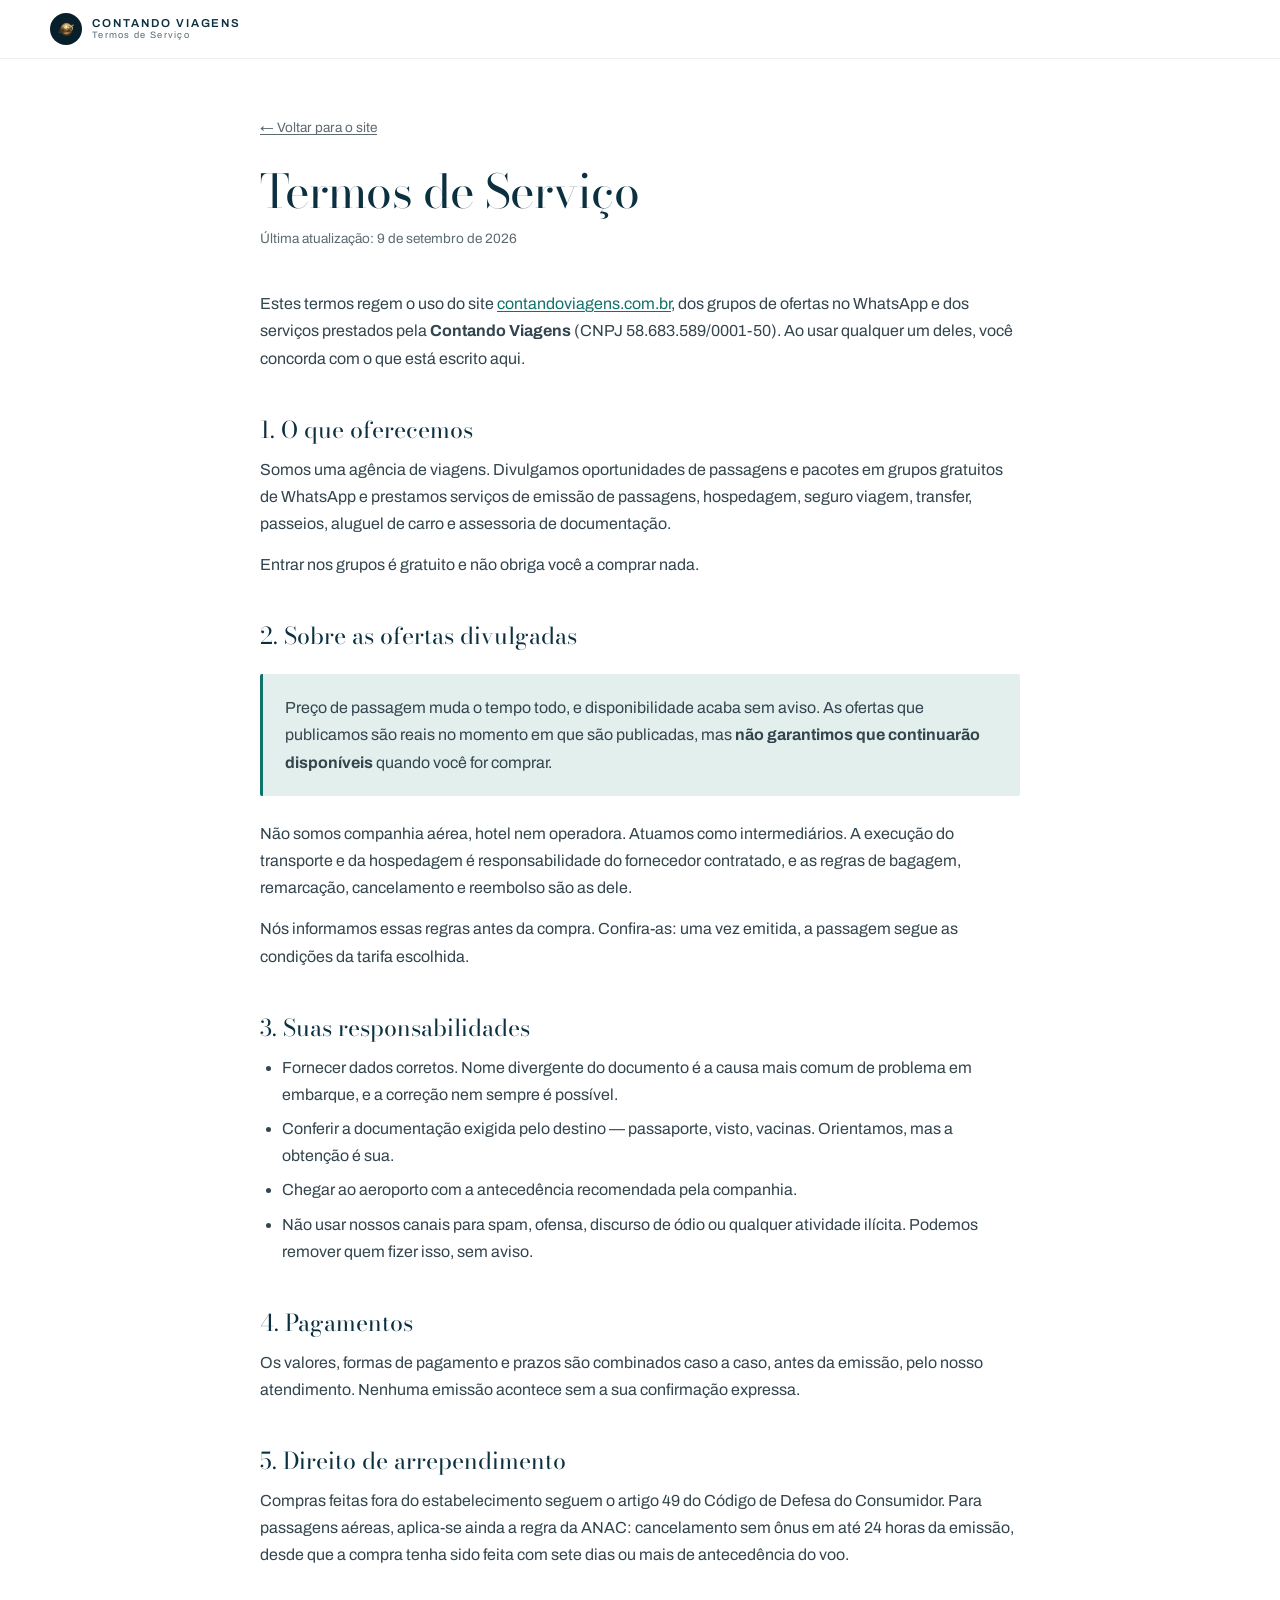
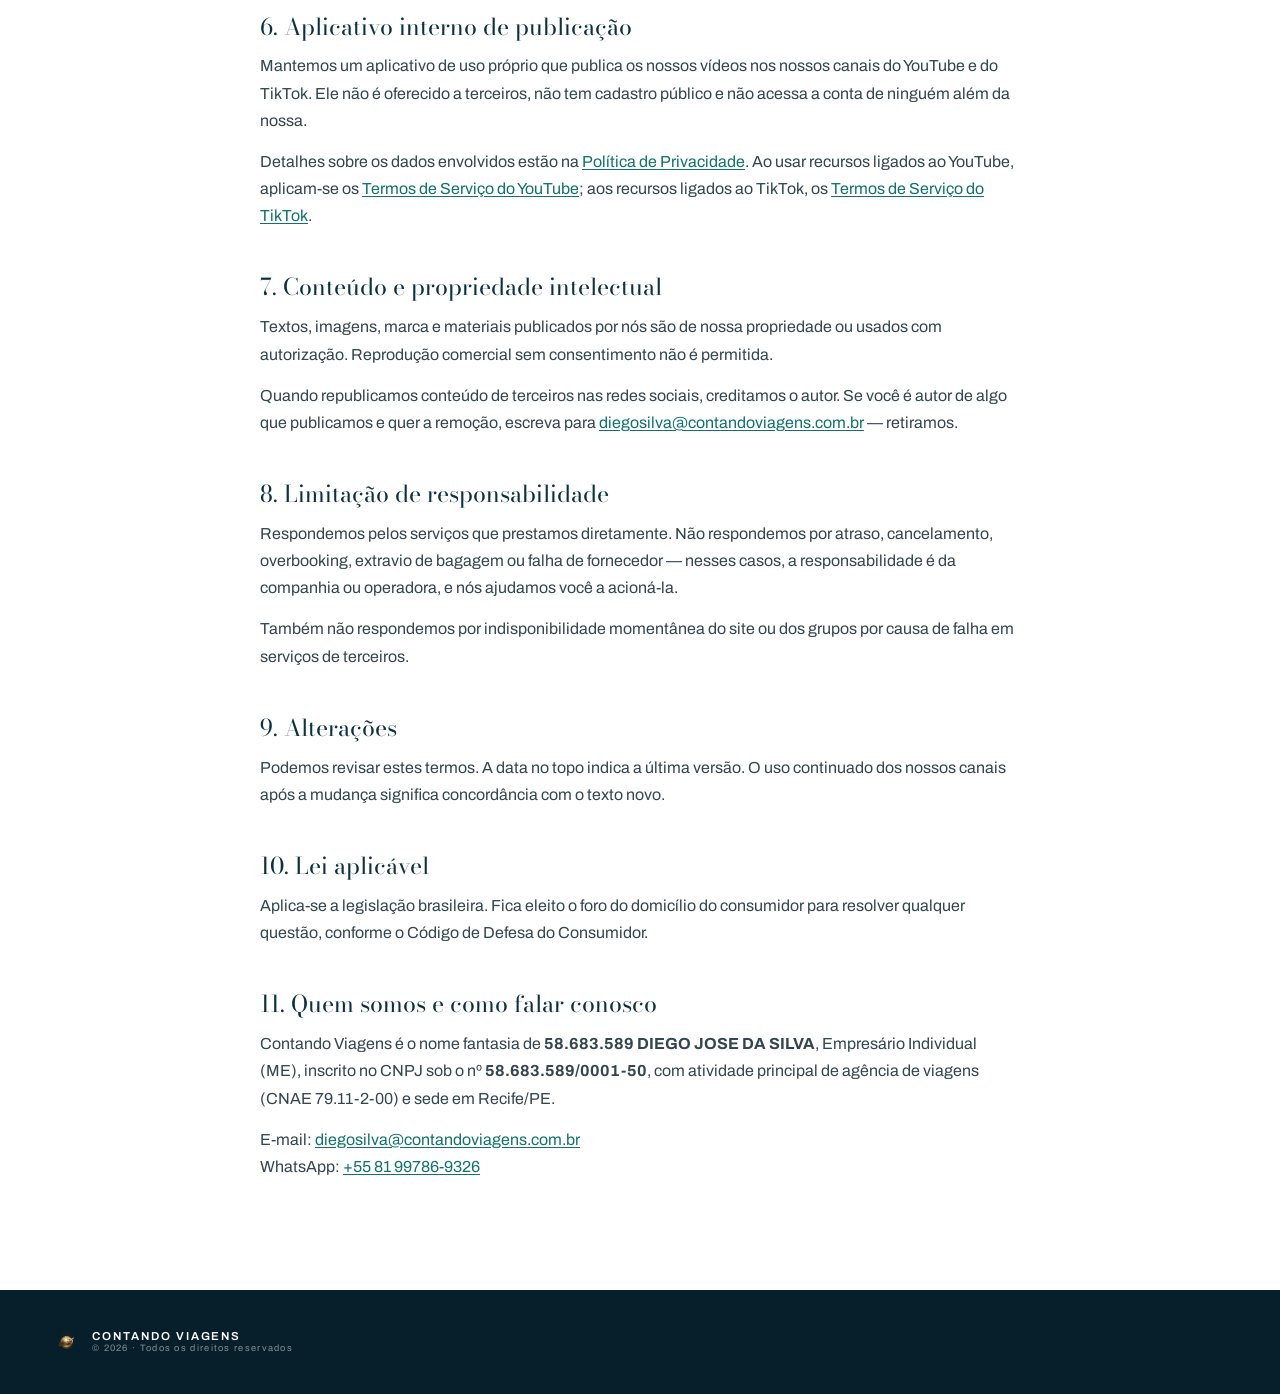
<file: termos/index.html>
<!DOCTYPE html>
<html lang="pt-BR">
<head>
<meta charset="UTF-8">
<meta name="viewport" content="width=device-width, initial-scale=1.0">
<meta name="theme-color" content="#0B3040">
<title>Termos de Serviço | Contando Viagens</title>
<meta name="description" content="Condições de uso do site, dos grupos de ofertas e dos serviços da Contando Viagens.">
<link rel="canonical" href="https://contandoviagens.com.br/termos/">
<meta name="robots" content="index,follow">
<link rel="icon" type="image/png" href="../logo.png">
<link rel="preconnect" href="https://fonts.googleapis.com">
<link rel="preconnect" href="https://fonts.gstatic.com" crossorigin>
<link rel="stylesheet" href="https://fonts.googleapis.com/css2?family=Archivo:wght@400;500;600;700&family=Bodoni+Moda:ital,opsz,wght@0,6..96,400..600;1,6..96,400..500&display=swap">
<link rel="stylesheet" href="../style.css?v=3">
<style>
.doc{width:min(760px,calc(100% - 40px));margin:0 auto;padding:56px 0 96px}
.doc h1{font-family:var(--serif);font-weight:400;font-size:clamp(2rem,4.6vw,2.9rem);line-height:1.1;letter-spacing:-.015em;color:var(--petrol);margin-bottom:10px}
.doc .upd{color:var(--muted);font-size:.85rem;margin-bottom:40px}
.doc h2{font-family:var(--serif);font-weight:400;font-size:1.45rem;color:var(--petrol);margin:44px 0 12px;line-height:1.2}
.doc p,.doc li{color:#33454E;font-size:1rem;line-height:1.7}
.doc p{margin:0 0 14px}
.doc ul{margin:0 0 16px;padding-left:22px}
.doc li{margin-bottom:7px}
.doc a{color:var(--teal);text-decoration:underline;text-underline-offset:2px}
.doc .box{background:var(--teal-soft);border-left:3px solid var(--teal);padding:20px 22px;margin:24px 0;border-radius:2px}
.doc .box p:last-child{margin-bottom:0}
.doc .back{display:inline-block;margin-bottom:28px;font-size:.85rem;color:var(--muted)}
</style>
</head>
<body>

<header class="topbar">
  <div class="wrap topbar-in">
    <a class="brand" href="/">
      <span class="brand-mark"><img src="../logo.png" alt="" width="128" height="128"></span>
      <span class="brand-name">CONTANDO VIAGENS<span>Termos de Serviço</span></span>
    </a>
  </div>
</header>

<main class="doc">
  <a class="back" href="/">← Voltar para o site</a>

  <h1>Termos de Serviço</h1>
  <p class="upd">Última atualização: 9 de setembro de 2026</p>

  <p>Estes termos regem o uso do site <a href="https://contandoviagens.com.br/">contandoviagens.com.br</a>, dos grupos de ofertas no WhatsApp e dos serviços prestados pela <strong>Contando Viagens</strong> (CNPJ 58.683.589/0001-50). Ao usar qualquer um deles, você concorda com o que está escrito aqui.</p>

  <h2>1. O que oferecemos</h2>
  <p>Somos uma agência de viagens. Divulgamos oportunidades de passagens e pacotes em grupos gratuitos de WhatsApp e prestamos serviços de emissão de passagens, hospedagem, seguro viagem, transfer, passeios, aluguel de carro e assessoria de documentação.</p>
  <p>Entrar nos grupos é gratuito e não obriga você a comprar nada.</p>

  <h2>2. Sobre as ofertas divulgadas</h2>
  <div class="box">
    <p>Preço de passagem muda o tempo todo, e disponibilidade acaba sem aviso. As ofertas que publicamos são reais no momento em que são publicadas, mas <strong>não garantimos que continuarão disponíveis</strong> quando você for comprar.</p>
  </div>
  <p>Não somos companhia aérea, hotel nem operadora. Atuamos como intermediários. A execução do transporte e da hospedagem é responsabilidade do fornecedor contratado, e as regras de bagagem, remarcação, cancelamento e reembolso são as dele.</p>
  <p>Nós informamos essas regras antes da compra. Confira-as: uma vez emitida, a passagem segue as condições da tarifa escolhida.</p>

  <h2>3. Suas responsabilidades</h2>
  <ul>
    <li>Fornecer dados corretos. Nome divergente do documento é a causa mais comum de problema em embarque, e a correção nem sempre é possível.</li>
    <li>Conferir a documentação exigida pelo destino — passaporte, visto, vacinas. Orientamos, mas a obtenção é sua.</li>
    <li>Chegar ao aeroporto com a antecedência recomendada pela companhia.</li>
    <li>Não usar nossos canais para spam, ofensa, discurso de ódio ou qualquer atividade ilícita. Podemos remover quem fizer isso, sem aviso.</li>
  </ul>

  <h2>4. Pagamentos</h2>
  <p>Os valores, formas de pagamento e prazos são combinados caso a caso, antes da emissão, pelo nosso atendimento. Nenhuma emissão acontece sem a sua confirmação expressa.</p>

  <h2>5. Direito de arrependimento</h2>
  <p>Compras feitas fora do estabelecimento seguem o artigo 49 do Código de Defesa do Consumidor. Para passagens aéreas, aplica-se ainda a regra da ANAC: cancelamento sem ônus em até 24 horas da emissão, desde que a compra tenha sido feita com sete dias ou mais de antecedência do voo.</p>

  <h2>6. Aplicativo interno de publicação</h2>
  <p>Mantemos um aplicativo de uso próprio que publica os nossos vídeos nos nossos canais do YouTube e do TikTok. Ele não é oferecido a terceiros, não tem cadastro público e não acessa a conta de ninguém além da nossa.</p>
  <p>Detalhes sobre os dados envolvidos estão na <a href="/privacidade/">Política de Privacidade</a>. Ao usar recursos ligados ao YouTube, aplicam-se os <a href="https://www.youtube.com/t/terms" target="_blank" rel="noopener">Termos de Serviço do YouTube</a>; aos recursos ligados ao TikTok, os <a href="https://www.tiktok.com/legal/page/row/terms-of-service/pt-BR" target="_blank" rel="noopener">Termos de Serviço do TikTok</a>.</p>

  <h2>7. Conteúdo e propriedade intelectual</h2>
  <p>Textos, imagens, marca e materiais publicados por nós são de nossa propriedade ou usados com autorização. Reprodução comercial sem consentimento não é permitida.</p>
  <p>Quando republicamos conteúdo de terceiros nas redes sociais, creditamos o autor. Se você é autor de algo que publicamos e quer a remoção, escreva para <a href="mailto:diegosilva@contandoviagens.com.br">diegosilva@contandoviagens.com.br</a> — retiramos.</p>

  <h2>8. Limitação de responsabilidade</h2>
  <p>Respondemos pelos serviços que prestamos diretamente. Não respondemos por atraso, cancelamento, overbooking, extravio de bagagem ou falha de fornecedor — nesses casos, a responsabilidade é da companhia ou operadora, e nós ajudamos você a acioná-la.</p>
  <p>Também não respondemos por indisponibilidade momentânea do site ou dos grupos por causa de falha em serviços de terceiros.</p>

  <h2>9. Alterações</h2>
  <p>Podemos revisar estes termos. A data no topo indica a última versão. O uso continuado dos nossos canais após a mudança significa concordância com o texto novo.</p>

  <h2>10. Lei aplicável</h2>
  <p>Aplica-se a legislação brasileira. Fica eleito o foro do domicílio do consumidor para resolver qualquer questão, conforme o Código de Defesa do Consumidor.</p>

  <h2>11. Quem somos e como falar conosco</h2>
  <p>Contando Viagens é o nome fantasia de <strong>58.683.589 DIEGO JOSE DA SILVA</strong>, Empresário Individual (ME), inscrito no CNPJ sob o nº <strong>58.683.589/0001-50</strong>, com atividade principal de agência de viagens (CNAE 79.11-2-00) e sede em Recife/PE.</p>
  <p>E-mail: <a href="mailto:diegosilva@contandoviagens.com.br">diegosilva@contandoviagens.com.br</a><br>
  WhatsApp: <a href="https://wa.me/5581997869326">+55 81 99786-9326</a></p>
</main>

<footer class="foot">
  <div class="wrap foot-in">
    <a class="brand" href="/">
      <span class="brand-mark"><img src="../logo.png" alt="" width="128" height="128"></span>
      <span class="brand-name">CONTANDO VIAGENS<span>© 2026 · Todos os direitos reservados</span></span>
    </a>
    <a class="ig" href="/privacidade/"><span>Política de Privacidade</span></a>
  </div>
</footer>

</body>
</html>
</file>
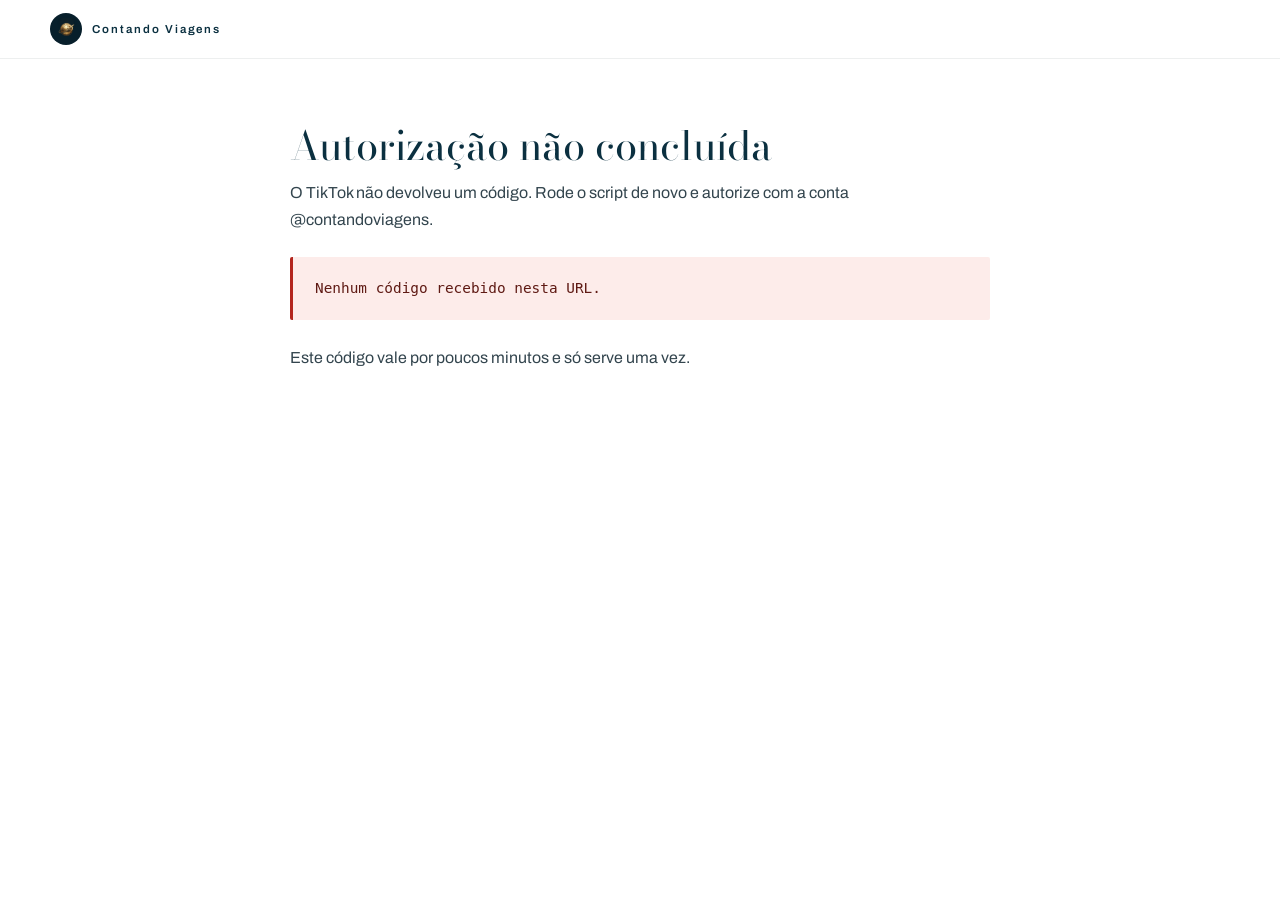
<file: tiktok-callback/index.html>
<!DOCTYPE html>
<html lang="pt-BR">
<head>
<meta charset="UTF-8">
<meta name="viewport" content="width=device-width, initial-scale=1.0">
<meta name="theme-color" content="#0B3040">
<title>Autorização TikTok | Contando Viagens</title>
<meta name="robots" content="noindex,nofollow">
<link rel="icon" type="image/png" href="../logo.png">
<link rel="preconnect" href="https://fonts.googleapis.com">
<link rel="preconnect" href="https://fonts.gstatic.com" crossorigin>
<link rel="stylesheet" href="https://fonts.googleapis.com/css2?family=Archivo:wght@400;500;600;700&family=Bodoni+Moda:ital,opsz,wght@0,6..96,400..600&display=swap">
<link rel="stylesheet" href="../style.css?v=3">
<style>
.doc{width:min(700px,calc(100% - 40px));margin:0 auto;padding:64px 0 96px}
.doc h1{font-family:var(--serif);font-weight:400;font-size:clamp(1.8rem,4vw,2.5rem);line-height:1.15;color:var(--petrol);margin:0 0 10px}
.doc p{color:#33454E;font-size:1rem;line-height:1.7;margin:0 0 14px}
.code{background:var(--teal-soft);border-left:3px solid var(--teal);padding:20px 22px;margin:24px 0;border-radius:2px;
      font-family:ui-monospace,SFMono-Regular,Menlo,monospace;font-size:.9rem;word-break:break-all;color:#0B3040}
button{font-family:inherit;font-size:.95rem;font-weight:600;color:#fff;background:var(--petrol);
       border:0;border-radius:999px;padding:13px 26px;cursor:pointer}
button:hover{opacity:.9}
.err{border-left-color:#B3261E;background:#FDECEA;color:#5F1A14}
.hint{color:var(--muted);font-size:.85rem}
</style>
</head>
<body>

<header class="topbar">
  <div class="wrap topbar-in">
    <a class="brand" href="/">
      <span class="brand-mark"><img src="../logo.png" alt="" width="128" height="128"></span>
      <span class="brand-name">Contando Viagens</span>
    </a>
  </div>
</header>

<main class="doc">
  <h1 id="ttl">Autorização concluída</h1>
  <p id="sub">Copie o código abaixo e cole no terminal, na pergunta do script <code>autorizar-tiktok.py</code>.</p>
  <div class="code" id="box">carregando…</div>
  <button id="btn" type="button">Copiar código</button>
  <p class="hint" id="hint">Este código vale por poucos minutos e só serve uma vez.</p>
</main>

<script>
(function () {
  var q = new URLSearchParams(location.search);
  var code = q.get('code');
  var err = q.get('error') || q.get('error_description');
  var box = document.getElementById('box');
  var btn = document.getElementById('btn');

  if (!code) {
    document.getElementById('ttl').textContent = 'Autorização não concluída';
    document.getElementById('sub').textContent = 'O TikTok não devolveu um código. Rode o script de novo e autorize com a conta @contandoviagens.';
    box.className = 'code err';
    box.textContent = err || 'Nenhum código recebido nesta URL.';
    btn.style.display = 'none';
    return;
  }

  box.textContent = decodeURIComponent(code);
  btn.addEventListener('click', function () {
    navigator.clipboard.writeText(decodeURIComponent(code)).then(function () {
      btn.textContent = 'Copiado';
    }, function () {
      var r = document.createRange(); r.selectNodeContents(box);
      var s = getSelection(); s.removeAllRanges(); s.addRange(r);
      btn.textContent = 'Selecionado — use Cmd+C';
    });
  });
})();
</script>

</body>
</html>
</file>
<file: style.css>
/* ============================================================
   Contando Viagens — landing page
   Petróleo + teal profundo + cobre · Bodoni Moda + Archivo
   ============================================================ */
:root{
  --ground:#ffffff; --mist:#EDF1F0; --ink:#0A1C25;
  --petrol:#0B3040; --petrol-deep:#071F2B;
  --teal:#10726B; --teal-soft:#E3EFED; --copper:#B57A4B;
  --muted:#5C6B72;
  --line:rgba(10,28,37,.13); --line-soft:rgba(10,28,37,.07); --line-light:rgba(255,255,255,.16);
  --serif:"Bodoni Moda",Didot,"Times New Roman",Georgia,serif;
  --sans:"Archivo","Helvetica Neue",Arial,sans-serif;
  --pad:clamp(68px,8vw,124px);
}
*{box-sizing:border-box}
body{margin:0;background:var(--ground);color:var(--ink);font-family:var(--sans);font-size:16px;line-height:1.55;-webkit-font-smoothing:antialiased}
img{max-width:100%;display:block}
a{color:inherit;text-decoration:none}
h1,h2,h3,p,ul,ol{margin:0}
:focus-visible{outline:2px solid var(--copper);outline-offset:3px}
.skip-link{
  position:absolute;left:16px;top:-64px;z-index:60;padding:12px 16px;
  color:#fff;background:var(--petrol);border-radius:2px;
  font-size:.85rem;font-weight:600;transition:top .2s ease;
}
.skip-link:focus{top:16px}
.wrap{width:min(1180px,calc(100% - 40px));margin-inline:auto}
.label{font-size:.64rem;font-weight:600;letter-spacing:.2em;text-transform:uppercase;color:var(--teal);display:flex;align-items:center;gap:10px}
.label::before{content:"";width:20px;height:1px;background:var(--copper);flex:none}
.label.centered{justify-content:center}
.label.on-dark{color:#9CC7BF}
.display{font-family:var(--serif);font-weight:400;line-height:1.05;letter-spacing:-.015em;color:var(--petrol);text-wrap:balance}
h1.display{font-size:clamp(2.15rem,6.4vw,4.3rem)}
h2.display{font-size:clamp(1.95rem,3.4vw,3rem);line-height:1.1}
.display em{font-style:italic;color:var(--teal)}
.lede{color:var(--muted);font-size:1rem;line-height:1.65;max-width:56ch}


/* ---------- header ---------- */
.topbar{position:sticky;top:0;z-index:40;background:rgba(255,255,255,.88);backdrop-filter:blur(14px);-webkit-backdrop-filter:blur(14px);border-bottom:1px solid var(--line-soft)}
.topbar-in{display:flex;align-items:center;justify-content:space-between;gap:16px;height:58px}
.brand{display:flex;align-items:center;gap:10px}
.brand-mark{width:32px;height:32px;flex:none;display:grid;place-items:center;border-radius:50%;background:var(--petrol-deep)}
.brand-mark img{width:23px;height:23px}
.brand-name{font-size:.72rem;font-weight:600;letter-spacing:.17em;color:var(--petrol);line-height:1.25}
.brand-name span{display:block;font-weight:400;font-size:.58rem;letter-spacing:.14em;color:var(--muted)}
.topbar-right{display:flex;align-items:center;gap:20px}
.social-links{display:flex;align-items:center;gap:16px}
.topbar .ig span,.foot .ig span{display:none}
.social-handle{font-size:.79rem;font-weight:500;color:rgba(255,255,255,.72);margin-right:2px}
.ig{display:inline-flex;align-items:center;gap:7px;font-size:.8rem;font-weight:500;color:var(--muted);transition:color .2s ease}
.ig:hover{color:var(--teal)}
.ig svg{width:16px;height:16px}

/* ---------- botoes ---------- */
.btn{display:inline-flex;align-items:center;justify-content:center;gap:10px;font-family:var(--sans);font-size:.9rem;font-weight:600;padding:15px 22px;border-radius:2px;border:1px solid transparent;transition:background .25s ease,color .25s ease,border-color .25s ease}
.btn svg{width:17px;height:17px;flex:none}
.btn-solid{background:var(--petrol);color:#fff}
.btn-solid:hover{background:var(--teal)}
.btn-ghost{border-color:var(--line);color:var(--petrol)}
.btn-ghost:hover{border-color:var(--petrol);background:var(--petrol);color:#fff}
.btn-block{display:flex;width:100%}
.btn-cta{flex-direction:column;gap:3px;padding:14px 22px;line-height:1.2}
.btn-cta b{display:flex;align-items:center;gap:10px;font-size:.95rem;font-weight:600}
.btn-cta small{font-size:.73rem;font-weight:400;opacity:.72;letter-spacing:.02em}
.btn-cta.segundo{margin-top:10px}
.btn-ghost.btn-cta small{opacity:.62}

/* ---------- SIGNATURE: a oferta ---------- */
.deck{position:relative;min-width:0}
.deck-head{display:flex;align-items:baseline;justify-content:space-between;gap:12px;margin-bottom:12px}
.deck-head p{font-size:.68rem;letter-spacing:.16em;text-transform:uppercase;color:var(--muted);font-weight:600}
.deck-head span{font-size:.7rem;color:var(--muted);display:none}
.rail{display:grid;gap:14px;min-width:0}
.fare{
  position:relative;background:var(--petrol-deep);color:#fff;border-radius:3px;
  padding:20px 22px 18px;overflow:hidden;min-height:288px;display:flex;flex-direction:column;
  box-shadow:0 18px 40px -22px rgba(7,31,43,.9);
}
.fare > .fare-photo{position:absolute;inset:0;background-size:cover;background-position:center;background-color:var(--petrol-deep)}
.fare-photo::after{
  content:"";position:absolute;inset:0;
  background:linear-gradient(180deg,
    rgba(7,31,43,.90) 0%,
    rgba(7,31,43,.62) 20%,
    rgba(7,31,43,.14) 40%,
    rgba(7,31,43,.14) 50%,
    rgba(7,31,43,.66) 72%,
    rgba(7,31,43,.95) 100%);
}
/* enquanto nao ha foto real: marcador honesto, mesmo enquadramento */


.fare > *{position:relative}
.fare-top{display:flex;align-items:baseline;justify-content:space-between;gap:12px}
.route{display:flex;align-items:baseline;gap:9px;font-family:var(--serif);font-size:1.35rem;letter-spacing:.06em;font-weight:500;text-shadow:0 1px 14px rgba(7,31,43,.6)}
.route i{font-style:normal;color:var(--copper);font-size:.95rem;transform:translateY(-1px)}
.fare-kind{font-size:.62rem;letter-spacing:.14em;text-transform:uppercase;color:#9CC7BF;text-align:right;white-space:nowrap;padding-top:4px}
.fare-city{margin-top:5px;font-size:.83rem;color:rgba(255,255,255,.82);letter-spacing:.02em;text-shadow:0 1px 12px rgba(7,31,43,.7)}
.fare-price{display:flex;align-items:baseline;gap:8px;margin-top:auto;padding-top:26px}
.fare-price b{font-family:var(--serif);font-size:2.1rem;font-weight:500;letter-spacing:-.01em;font-variant-numeric:tabular-nums;line-height:1;text-shadow:0 2px 18px rgba(7,31,43,.75)}
.fare-price small{font-size:.72rem;color:rgba(255,255,255,.6)}
.fare-foot{display:flex;align-items:center;gap:8px;margin-top:16px;padding-top:13px;border-top:1px solid var(--line-light);font-size:.7rem;color:rgba(255,255,255,.62)}
.fare-foot svg{width:13px;height:13px;vertical-align:-2px;margin-right:5px;color:#7FC0B6}

/* ---------- seletor de cidade ---------- */
.picker{display:grid;grid-template-columns:1fr 1fr;gap:0;border:1px solid var(--line);border-radius:2px;overflow:hidden;margin-bottom:12px}
.picker button{
  appearance:none;background:transparent;border:0;cursor:pointer;font:inherit;
  padding:11px 8px;font-size:.79rem;font-weight:600;color:var(--muted);
  transition:background .2s ease,color .2s ease;
}
.picker button + button{border-left:1px solid var(--line)}
.picker button[aria-pressed="true"]{background:var(--petrol);color:#fff}
.cta-note{display:flex;align-items:center;gap:8px;margin-top:12px;font-size:.76rem;color:var(--muted)}
.cta-note svg{width:14px;height:14px;color:var(--teal);flex:none}

/* ---------- hero ---------- */
.hero{padding:26px 0 var(--pad);position:relative}
.hero::before{content:"";position:absolute;inset:0;pointer-events:none;background:radial-gradient(115% 70% at 92% 0%,var(--teal-soft),transparent 55%)}
.hero-grid{
  position:relative;display:grid;
  grid-template-columns:minmax(0,1.02fr) minmax(0,.98fr);
  gap:clamp(36px,4.5vw,72px);align-items:start;
}
.hero-left{display:flex;flex-direction:column;min-width:0;position:sticky;top:86px}
.deck{align-self:start}
.hero h1{margin:16px 0 14px}
.hero .lede{margin-bottom:26px}
.hero-cta{max-width:440px;width:100%}
.hero-curador{display:flex;align-items:center;gap:16px;max-width:440px;margin-top:32px;padding-top:26px;border-top:1px solid var(--line-soft)}
.hero-curador img{width:60px;height:60px;flex:none;border-radius:50%;object-fit:cover;object-position:50% 20%}
.hero-curador p{font-size:.9rem;line-height:1.5;color:var(--ink)}
.hero-curador b{font-weight:600;color:var(--petrol)}
.hero-curador b a{color:inherit;text-decoration:none;border-bottom:1px solid var(--line-soft);transition:border-color .2s ease,color .2s ease}
.hero-curador b a:hover{color:var(--teal);border-color:var(--teal)}
.hero-curador span{display:block;margin-top:6px;font-size:.66rem;letter-spacing:.15em;text-transform:uppercase;color:var(--muted)}

/* ---------- secoes ---------- */
.section{padding:var(--pad) 0}
.section-mist{background:var(--mist)}
.head{max-width:620px}
.head.centered{margin-inline:auto;text-align:center}
.head h2{margin:16px 0 14px}
.head.centered .lede{margin-inline:auto}

/* ---------- processo ---------- */
.process{display:grid;grid-template-columns:minmax(0,.85fr) minmax(0,1.15fr);gap:clamp(36px,5vw,90px);align-items:start}
.steps{list-style:none;padding:0;display:grid}
.step{display:grid;grid-template-columns:auto 1fr;gap:22px;padding:26px 0;border-bottom:1px solid var(--line)}
.step:first-child{border-top:1px solid var(--line)}
.step-n{font-family:var(--serif);font-size:1.9rem;color:var(--copper);line-height:1;min-width:46px;font-variant-numeric:tabular-nums}
.step h3{font-size:1.02rem;font-weight:600;color:var(--petrol);margin-bottom:5px}
.step p{color:var(--muted);font-size:.92rem;line-height:1.62;max-width:50ch}

/* ---------- retrato, agora onde ele trabalha ---------- */
.human{background:var(--petrol-deep);color:#fff;position:relative;overflow:hidden}
.human::before{content:"";position:absolute;inset:0;background:radial-gradient(85% 115% at 0% 0%,rgba(16,114,107,.4),transparent 58%)}
.human-in{position:relative;display:grid;grid-template-columns:minmax(0,.82fr) minmax(0,1.18fr);gap:clamp(32px,5vw,72px);align-items:center}
.human-photo{position:relative;border-radius:3px;overflow:hidden;max-width:360px}
.human-photo img{width:100%;height:auto;aspect-ratio:4/5;object-fit:cover;filter:saturate(.86) contrast(1.03)}
.human-photo::after{content:"";position:absolute;inset:0;background:linear-gradient(195deg,rgba(7,31,43,0) 50%,rgba(7,31,43,.6) 100%)}
.human h2{color:#fff}
.human .lede{color:rgba(255,255,255,.72)}
.human-list{list-style:none;padding:0;display:grid;margin-top:26px;border-top:1px solid var(--line-light)}
.human-list li{display:flex;align-items:center;gap:13px;padding:15px 0;border-bottom:1px solid var(--line-light);font-size:.94rem}
.human-list svg{width:16px;height:16px;color:#7FC0B6;flex:none}
.human-sign{margin-top:22px;font-size:.78rem;color:rgba(255,255,255,.5)}
.human-sign a{color:rgba(255,255,255,.82);text-decoration:none;border-bottom:1px solid rgba(255,255,255,.28);transition:color .2s ease,border-color .2s ease}
.human-sign a:hover{color:#fff;border-color:rgba(255,255,255,.7)}

/* ---------- servicos ---------- */
.index{display:grid;grid-template-columns:minmax(0,1fr) minmax(0,1fr);gap:0 clamp(28px,4.5vw,68px);margin-top:48px}
.svc{display:flex;align-items:baseline;gap:14px;padding:17px 4px 17px 0;border-bottom:1px solid var(--line);transition:padding-left .3s ease}
.svc:hover{padding-left:9px}
.svc:hover .svc-name{color:var(--teal)}
.svc-dot{width:5px;height:5px;border-radius:50%;background:var(--copper);flex:none;transform:translateY(-3px)}
.svc-name{font-size:1rem;font-weight:600;color:var(--petrol);transition:color .3s ease}
.svc-desc{margin-left:auto;text-align:right;font-size:.78rem;color:var(--muted);max-width:24ch}
.index-foot{display:flex;flex-wrap:wrap;align-items:center;justify-content:space-between;gap:20px;margin-top:40px}
.index-foot p{font-family:var(--serif);font-size:1.25rem;color:var(--petrol)}

/* ---------- faq ---------- */
.faq{display:grid;grid-template-columns:minmax(0,.7fr) minmax(0,1.3fr);gap:clamp(36px,5vw,90px);align-items:start}
.faq-list{border-top:1px solid var(--line)}
.faq-list details{border-bottom:1px solid var(--line)}
.faq-list summary{display:flex;align-items:center;justify-content:space-between;gap:18px;padding:22px 0;cursor:pointer;list-style:none;font-size:1rem;font-weight:600;color:var(--petrol)}
.faq-list summary::-webkit-details-marker{display:none}
.faq-list summary:hover{color:var(--teal)}
.faq-sign{position:relative;width:13px;height:13px;flex:none}
.faq-sign::before,.faq-sign::after{content:"";position:absolute;background:var(--copper);transition:transform .3s ease}
.faq-sign::before{left:0;top:6px;width:13px;height:1px}
.faq-sign::after{left:6px;top:0;width:1px;height:13px}
details[open] .faq-sign::after{transform:scaleY(0)}
.faq-list p{padding:0 36px 24px 0;color:var(--muted);font-size:.93rem;line-height:1.7;max-width:60ch}

/* ---------- final ---------- */
.final{background:var(--mist);text-align:center}
.final .hero-cta{margin:34px auto 0;text-align:left}

/* ---------- rodape ---------- */
.foot{background:var(--petrol-deep);color:rgba(255,255,255,.62);padding:36px 0}
.foot-in{display:flex;flex-wrap:wrap;align-items:center;justify-content:space-between;gap:18px;font-size:.79rem}
.foot .brand-name{color:#fff}
.foot .brand-name span{color:rgba(255,255,255,.5)}
.foot a{color:#fff}

.mbar{display:none}
/* ---------- reveal ---------- */
.js .rv{opacity:0;transform:translateY(16px);transition:opacity .65s cubic-bezier(.22,.61,.36,1),transform .65s cubic-bezier(.22,.61,.36,1);transition-delay:var(--d,0ms)}
.js .rv.on{opacity:1;transform:none}

/* ======= DESKTOP: as tres ofertas empilhadas, escalonadas ======= */
@media (min-width:1001px){
  .rail{gap:16px}
  .fare:nth-child(2){margin-left:34px}
  .fare:nth-child(3){margin-left:68px}
}

/* ======= MOBILE ======= */
@media (max-width:1000px){
  .hero{overflow:hidden}
  .hero-curador{display:none}
  .hero-grid,.process,.faq,.human-in{grid-template-columns:minmax(0,1fr)}
  .hero-grid{grid-template-areas:"copy" "deck" "cta";row-gap:0}
  .hero-left{display:contents}
  .hero-copy{grid-area:copy}
  .hero-cta{grid-area:cta}
  .deck{grid-area:deck}
  .process,.faq{gap:40px}
  .human-in{gap:34px}
  .human-photo{max-width:100%;order:-1}
  .index{grid-template-columns:minmax(0,1fr)}
  .hero-cta{max-width:none}
}
@media (max-width:680px){
  .wrap{width:calc(100% - 32px)}
  .brand-name span{display:none}
  .topbar .social-links{gap:14px}
  .topbar-right .btn{display:none}
  .hero{padding:20px 0 56px}
  .hero h1{margin:14px 0 12px}
  .hero .lede{margin-bottom:20px;font-size:.95rem}
  .section{padding:64px 0}
  /* carrossel de ofertas por deslize */
  .rail{
    display:flex;gap:12px;overflow-x:auto;scroll-snap-type:x mandatory;
    margin-inline:-16px;padding:2px 16px 14px;
    scrollbar-width:none;-ms-overflow-style:none;
  }
  .rail::-webkit-scrollbar{display:none}
  .deck-head span{display:inline}
  .hero-copy{margin-bottom:22px}
  .deck{margin-bottom:22px}
  .btn-cta.segundo small{display:none}
  .btn-cta.segundo{padding:13px 20px}
  .fare{flex:0 0 84%;scroll-snap-align:center;min-height:290px}
  .fare-price b{font-size:1.95rem}
  .svc-desc{display:none}
  .index-foot{flex-direction:column;align-items:flex-start}
  .faq-list p{padding-right:0}
  main{padding-bottom:84px}
  .mbar{
    display:block;position:fixed;left:0;right:0;bottom:0;z-index:50;
    padding:9px 16px calc(9px + env(safe-area-inset-bottom));
    display:flex;gap:8px;align-items:stretch;
    background:rgba(255,255,255,.94);backdrop-filter:blur(14px);border-top:1px solid var(--line);
    transform:translateY(105%);transition:transform .32s cubic-bezier(.22,.61,.36,1);
  }
  .mbar.show{transform:none}
  .mbar #mcta{flex:1;min-width:0}
  .mbar-quote{flex:0 0 116px;flex-direction:column;gap:2px;padding:10px 8px;font-size:.78rem;line-height:1.2}
  .mbar-quote svg{width:19px;height:19px}
}
@media (max-width:680px) and (max-height:710px){
  .hero{padding:14px 0 44px}
  h1.display{font-size:1.95rem}
  .hero .lede{font-size:.9rem;margin-bottom:16px}
  .hero-copy{margin-bottom:16px}
  .deck{margin-bottom:16px}
  .fare{min-height:246px}
  .fare-price b{font-size:1.75rem}
}
@media (prefers-reduced-motion:reduce){
  .js .rv{opacity:1;transform:none;transition:none}
  *{transition-duration:.01ms!important;animation-duration:.01ms!important}
  .rail{scroll-behavior:auto}
}


/* ---------- links legais no rodape ---------- */
.foot-legal{display:flex;gap:18px;flex-wrap:wrap}
.foot-legal a{font-size:.78rem;color:var(--muted);text-decoration:none;transition:color .2s ease}
.foot-legal a:hover{color:var(--petrol);text-decoration:underline;text-underline-offset:2px}
@media (max-width:640px){.foot-legal{width:100%;justify-content:center;margin-top:4px}}
</file>
